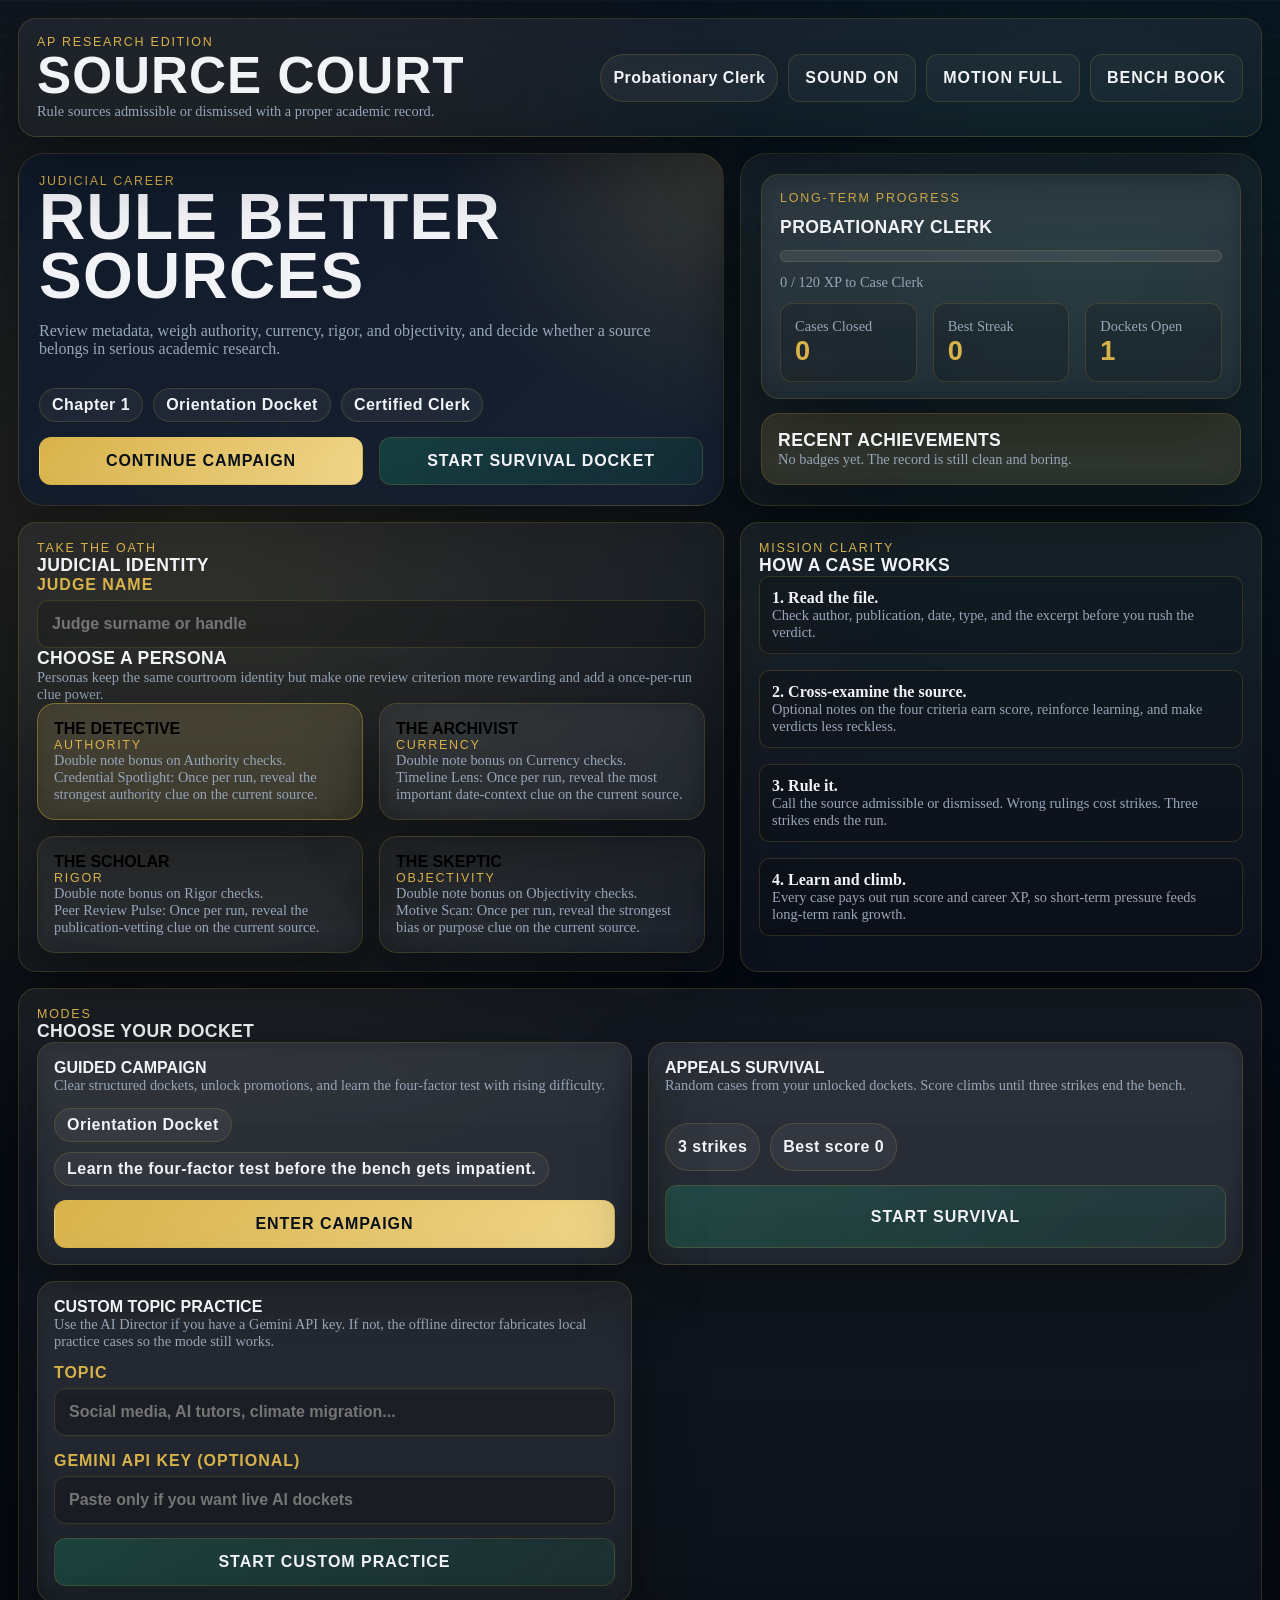
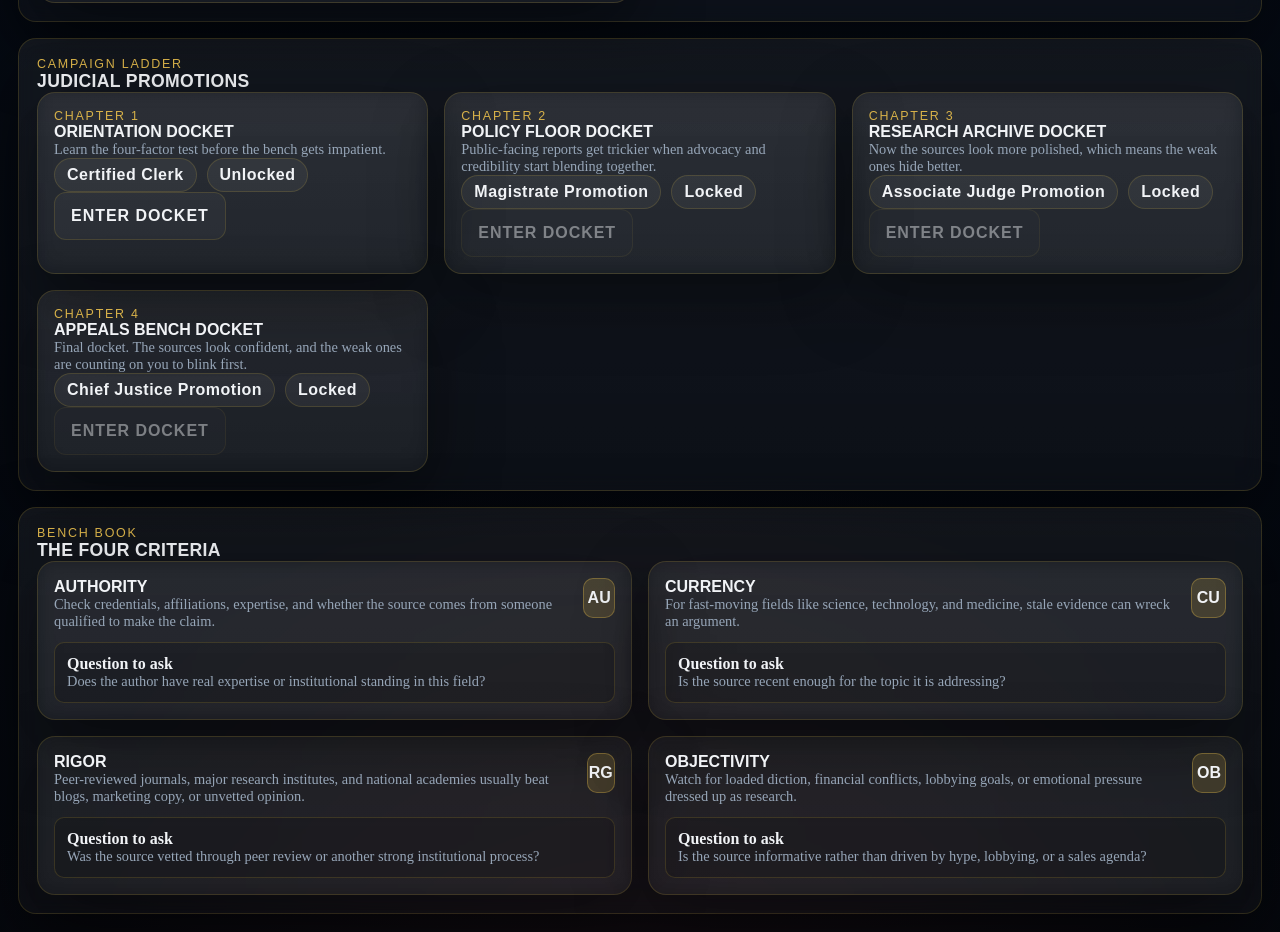
<file: index.html>
<!DOCTYPE html>
<html lang="en">
  <head>
    <meta charset="UTF-8" />
    <meta name="viewport" content="width=device-width, initial-scale=1.0" />
    <title>Source Court: AP Research Edition</title>
    <meta
      name="description"
      content="A courtroom source-evaluation game for AP Research and source review practice."
    />
    <link rel="stylesheet" href="styles.css" />
  </head>
  <body>
    <div id="app" class="app-shell">
      <noscript>
        <div class="noscript">
          Source Court needs JavaScript enabled. The bench is unimpressed.
        </div>
      </noscript>
    </div>
    <div id="live-region" class="sr-only" aria-live="polite" aria-atomic="true"></div>
    <script src="data.js"></script>
    <script src="app.js"></script>
  </body>
</html>
</file>
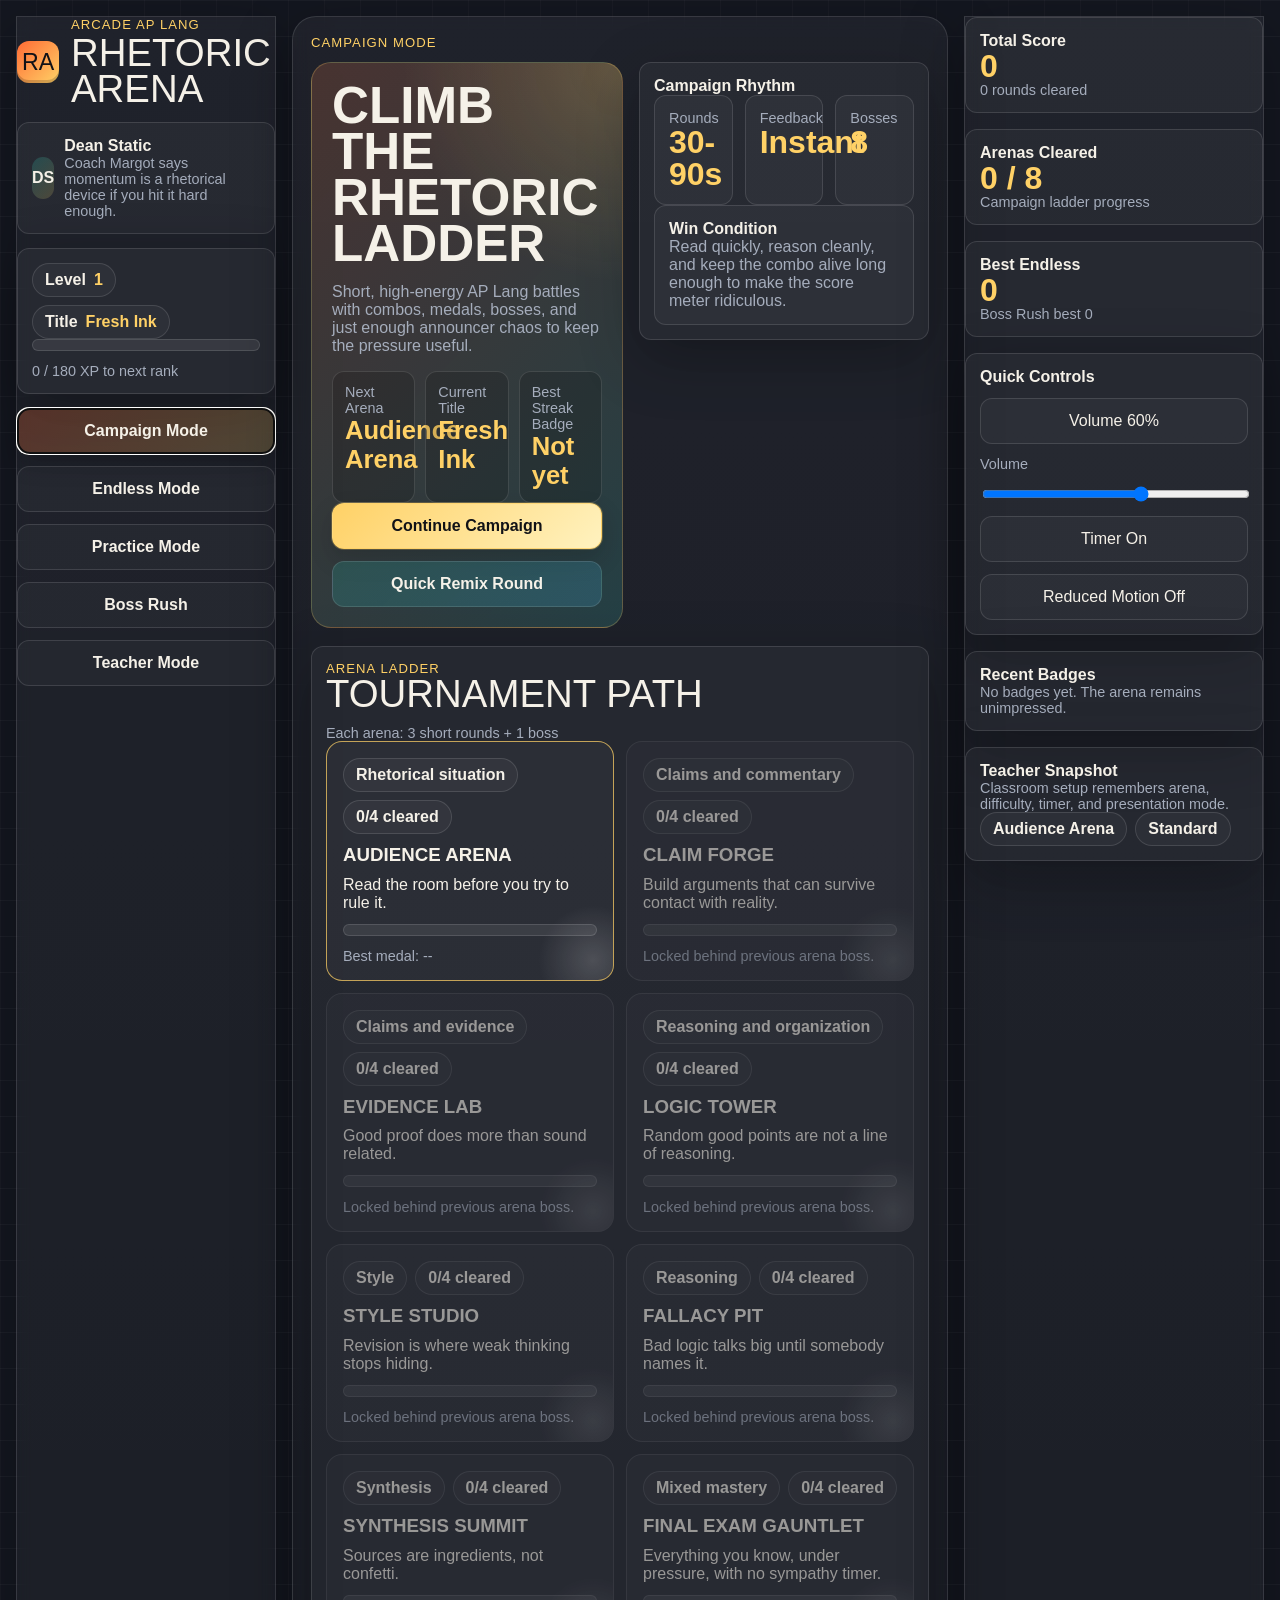
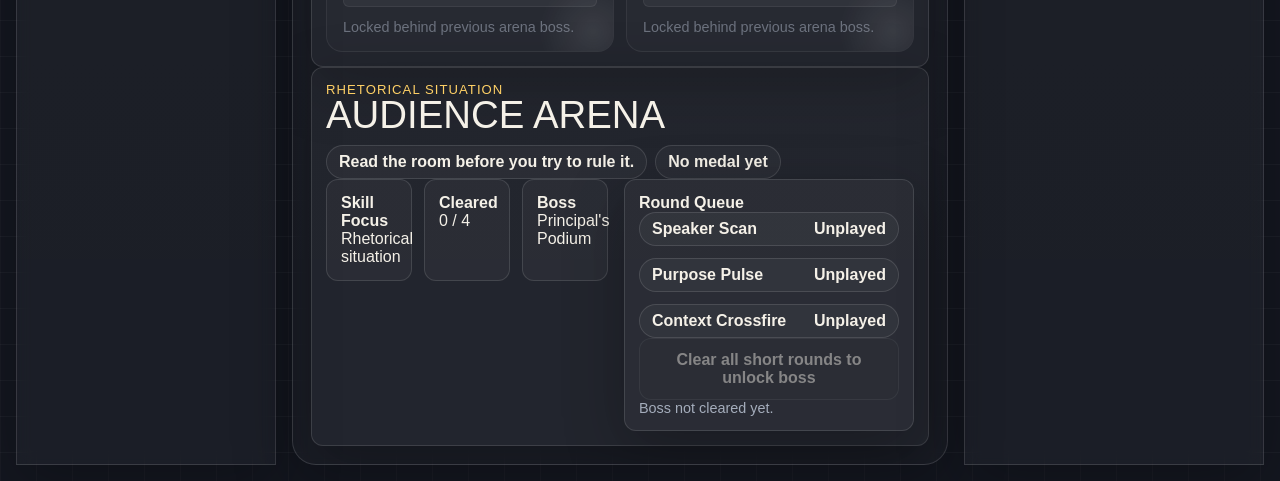
<file: Rhetoric Arena/index.html>
<!DOCTYPE html>
<html lang="en">
  <head>
    <meta charset="UTF-8" />
    <meta name="viewport" content="width=device-width, initial-scale=1.0" />
    <title>Rhetoric Arena</title>
    <meta
      name="description"
      content="A fast, replayable AP Lang arcade campaign about rhetoric, evidence, style, and argument."
    />
    <link rel="stylesheet" href="styles.css" />
  </head>
  <body>
    <div id="app" class="app-shell">
      <noscript>
        <div class="noscript">
          Rhetoric Arena needs JavaScript turned on. The irony is not lost on us.
        </div>
      </noscript>
    </div>
    <div id="live-region" class="sr-only" aria-live="polite" aria-atomic="true"></div>
    <script src="data.js"></script>
    <script src="app.js"></script>
  </body>
</html>
</file>
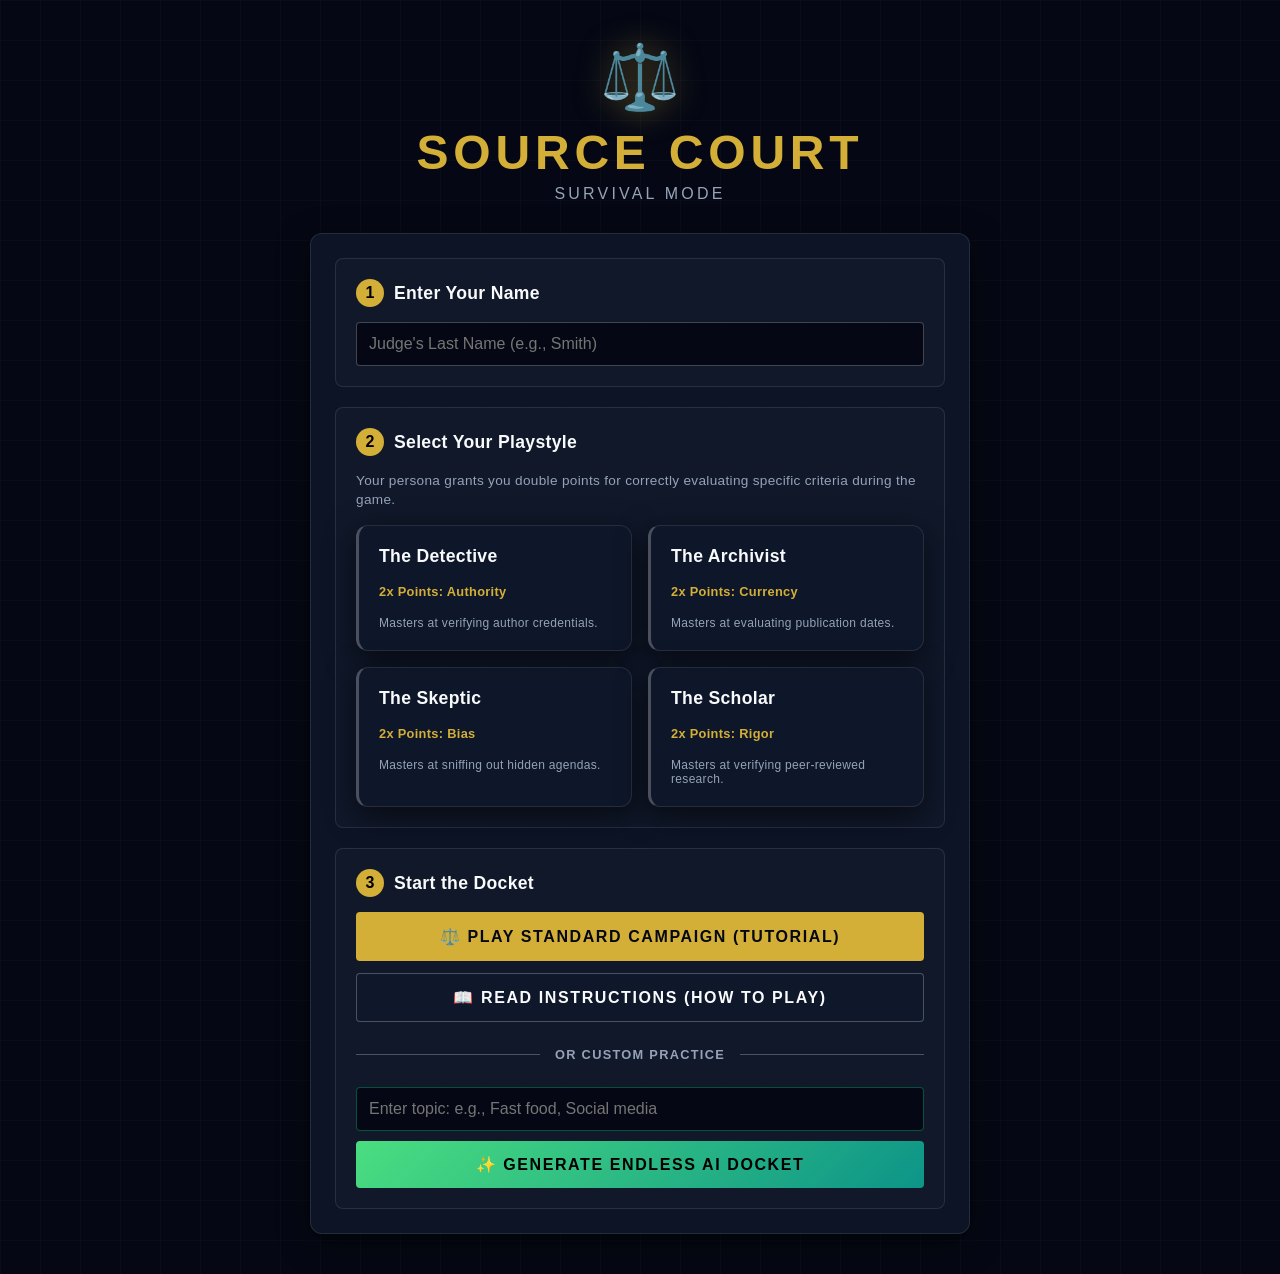
<file: Source Court2/index.html>
<!DOCTYPE html>
<html lang="en">
<head>
<meta charset="UTF-8">
<meta name="viewport" content="width=device-width, initial-scale=1.0">
<title>Source Court — AP Research Edition</title>
<link rel="stylesheet" href="styles.css">
<style>
  /* Extra UX Styles for the Home Screen Steps */
  .step-container {
    background: rgba(255, 255, 255, 0.02);
    border: 1px solid var(--line);
    border-radius: var(--radius-md);
    padding: 20px;
    margin-bottom: 20px;
    text-align: left;
  }
  .step-title {
    font-size: 1.1rem;
    font-weight: 800;
    color: var(--text);
    margin-bottom: 15px;
    display: flex;
    align-items: center;
    gap: 10px;
  }
  .step-num {
    background: var(--gold);
    color: #000;
    width: 28px;
    height: 28px;
    display: flex;
    align-items: center;
    justify-content: center;
    border-radius: 50%;
    font-size: 1rem;
    font-weight: 900;
  }
  #error-message {
    display: none;
    background: rgba(239, 68, 68, 0.1);
    border: 1px solid var(--dismiss);
    color: var(--dismiss);
    padding: 15px;
    border-radius: var(--radius-md);
    margin-bottom: 20px;
    font-weight: bold;
    text-align: center;
    animation: shake 0.4s ease;
  }
  
  @keyframes shake {
    0%, 100% { transform: translateX(0); }
    25% { transform: translateX(-5px); }
    50% { transform: translateX(5px); }
    75% { transform: translateX(-5px); }
  }

  .screen { display: none; }
  .screen.active { display: block; animation: fadeUp 0.4s ease-out; }

  @keyframes fadeUp {
    from { opacity: 0; transform: translateY(15px); }
    to   { opacity: 1; transform: translateY(0); }
  }

  /* Modals */
  .modal-overlay {
    position: fixed; top: 0; left: 0; right: 0; bottom: 0;
    background: rgba(5, 8, 20, 0.9); backdrop-filter: blur(5px);
    display: none; align-items: center; justify-content: center; z-index: 1000;
  }
  .modal-overlay.active { display: flex; }
  .modal-content {
    background: var(--surface); border: 1px solid var(--gold);
    border-radius: var(--radius-lg); padding: 2.5rem; max-width: 600px; width: 90%;
    box-shadow: 0 10px 50px rgba(212, 175, 55, 0.2); text-align: left;
    max-height: 90vh; overflow-y: auto;
  }
  .modal-title {
    color: var(--gold); font-size: 1.5rem; font-weight: 900;
    text-transform: uppercase; margin-bottom: 1rem; text-align: center;
  }
  .def-block { background: rgba(255,255,255,0.03); border-radius: 8px; padding: 15px; margin-bottom: 15px; border-left: 4px solid var(--gold); }
  .def-title { font-weight: 900; font-size: 1.1rem; text-transform: uppercase; margin-bottom: 5px; color: var(--gold); }
  
  .ai-spinner {
    width: 60px; height: 60px; margin: 0 auto 20px auto;
    border: 4px solid rgba(16, 185, 129, 0.2); border-top-color: var(--admit);
    border-radius: 50%; animation: spin 1s linear infinite;
  }
  @keyframes spin { 100% { transform: rotate(360deg); } }
</style>
</head>
<body>

<div id="aiLoadingModal" class="modal-overlay">
  <div class="modal-content" style="text-align: center; border-color: var(--admit); background: var(--bg);">
    <div class="ai-spinner"></div>
    <div style="color: var(--admit); font-weight: bold; letter-spacing: 0.1em; text-transform: uppercase;">AI Director fabricating next docket...</div>
  </div>
</div>

<div id="benchBookModal" class="modal-overlay">
  <div class="modal-content">
    <div class="modal-title">Instructions: The Bench Book</div>
    <p style="color: var(--muted); margin-bottom: 1rem;">A judge must evaluate evidence systematically. Use these 4 criteria to determine if a source is admissible for academic research:</p>
    
    <div class="def-block">
      <div class="def-title">1. Authority (Credentials)</div>
      <div style="color: var(--muted); font-size: 0.95rem;">Is the author qualified to write on this topic? Look for degrees (Ph.D., M.D.), institutional affiliations, or extensive professional experience.</div>
    </div>
    <div class="def-block">
      <div class="def-title">2. Currency (Date)</div>
      <div style="color: var(--muted); font-size: 0.95rem;">Is the information up-to-date? For fast-moving fields like science or technology, sources should ideally be published within the last 5-7 years.</div>
    </div>
    <div class="def-block">
      <div class="def-title">3. Objectivity (Bias & Agenda)</div>
      <div style="color: var(--muted); font-size: 0.95rem;">Why was this written? To inform, persuade, or sell? Look for strong emotional language or financial conflicts of interest.</div>
    </div>
    <div class="def-block">
      <div class="def-title">4. Rigor (Peer-Review)</div>
      <div style="color: var(--muted); font-size: 0.95rem;">Has the information been vetted? The gold standard is <strong>Peer-Reviewed Academic Journals</strong> or major government reports.</div>
    </div>

    <button class="button primary" style="width: 100%; margin-top: 15px;" onclick="document.getElementById('benchBookModal').classList.remove('active')">Close Instructions</button>
  </div>
</div>

<div id="home" class="screen active" style="max-width: 700px; margin: 0 auto; padding: 40px 20px;">
  <div style="text-align: center; margin-bottom: 30px;">
    <span style="font-size: 4rem; display: block; margin-bottom: 10px; filter: drop-shadow(0 0 15px rgba(212, 175, 55, 0.5));">⚖️</span>
    <div style="font-size: 3rem; font-weight: 900; letter-spacing: 0.1em; color: var(--gold); text-transform: uppercase; font-family: var(--display);">Source Court</div>
    <div style="color: var(--muted); font-size: 1rem; margin-top: 5px; letter-spacing: 0.2em; text-transform: uppercase;">Survival Mode</div>
  </div>
  
  <div class="panel">
    <div id="error-message"></div>

    <div class="step-container">
      <div class="step-title"><span class="step-num">1</span> Enter Your Name</div>
      <input type="text" id="inp-name" placeholder="Judge's Last Name (e.g., Smith)" autocomplete="off">
    </div>

    <div class="step-container">
      <div class="step-title"><span class="step-num">2</span> Select Your Playstyle</div>
      <p style="font-size: 0.85rem; color: var(--muted); margin-bottom: 15px; line-height: 1.4;">Your persona grants you double points for correctly evaluating specific criteria during the game.</p>
      
      <div class="persona-grid">
        <div class="persona-card p-auth" onclick="selectPersona('authority')">
          <h3>The Detective</h3>
          <span style="color: var(--gold); font-size: 0.8rem; font-weight: bold;">2x Points: Authority</span>
          <span style="color: var(--muted); font-size: 0.75rem; margin-top: 5px;">Masters at verifying author credentials.</span>
        </div>
        <div class="persona-card p-curr" onclick="selectPersona('currency')">
          <h3>The Archivist</h3>
          <span style="color: var(--gold); font-size: 0.8rem; font-weight: bold;">2x Points: Currency</span>
          <span style="color: var(--muted); font-size: 0.75rem; margin-top: 5px;">Masters at evaluating publication dates.</span>
        </div>
        <div class="persona-card p-bias" onclick="selectPersona('bias')">
          <h3>The Skeptic</h3>
          <span style="color: var(--gold); font-size: 0.8rem; font-weight: bold;">2x Points: Bias</span>
          <span style="color: var(--muted); font-size: 0.75rem; margin-top: 5px;">Masters at sniffing out hidden agendas.</span>
        </div>
        <div class="persona-card p-peer" onclick="selectPersona('peer')">
          <h3>The Scholar</h3>
          <span style="color: var(--gold); font-size: 0.8rem; font-weight: bold;">2x Points: Rigor</span>
          <span style="color: var(--muted); font-size: 0.75rem; margin-top: 5px;">Masters at verifying peer-reviewed research.</span>
        </div>
      </div>
    </div>

    <div class="step-container" style="margin-bottom: 0;">
      <div class="step-title"><span class="step-num">3</span> Start the Docket</div>
      
      <div class="single-button-row">
        <button class="button primary" onclick="startGame(false)">⚖️ Play Standard Campaign (Tutorial)</button>
        <button class="button secondary" onclick="document.getElementById('benchBookModal').classList.add('active')">📖 Read Instructions (How to Play)</button>
      </div>

      <div style="display: flex; align-items: center; text-align: center; margin: 25px 0; color: var(--muted); font-size: 0.8rem; text-transform: uppercase; letter-spacing: 0.1em; font-weight: bold;">
        <span style="flex: 1; border-bottom: 1px solid var(--line-strong); margin-right: 15px;"></span>
        OR CUSTOM PRACTICE
        <span style="flex: 1; border-bottom: 1px solid var(--line-strong); margin-left: 15px;"></span>
      </div>
      
      <div style="display: grid; gap: 10px;">
        <input type="text" id="inp-topic" placeholder="Enter topic: e.g., Fast food, Social media" style="border-color: rgba(16, 185, 129, 0.4);">
        <button class="button" style="background: linear-gradient(135deg, #4ade80, #0d9488); color: #000; border: none;" onclick="startGame(true)">✨ Generate Endless AI Docket</button>
      </div>
    </div>

  </div>
</div>

<div id="court" class="screen" style="max-width: 900px; margin: 0 auto; padding-top: 20px;">
  <div class="topbar">
    <div style="text-align: center;">
      <div class="eyebrow" style="color: var(--muted);">Strikes</div>
      <div style="font-size: 1.2rem; display: flex; gap: 5px;" id="hudStrikes">
        <span class="strike-chip" id="s1"></span>
        <span class="strike-chip" id="s2"></span>
        <span class="strike-chip" id="s3"></span>
      </div>
    </div>
    <div style="text-align: center;">
      <div class="eyebrow" style="color: var(--muted);">Streak</div>
      <div style="font-size: 1.2rem; font-weight: bold; font-family: monospace;" id="hudStreak">0 🔥</div>
    </div>
    <div style="text-align: center;">
      <div class="eyebrow" style="color: var(--gold);">Score</div>
      <div style="font-size: 1.2rem; font-weight: bold; font-family: monospace; color: var(--gold);" id="hudRep">0</div>
    </div>
  </div>

  <div class="case-card">
    <h2 style="font-family: var(--display); font-size: 1.6rem; margin-bottom: 15px;" id="cfTitle"></h2>
    <div class="metadata-grid">
      <span class="meta-key">Author</span><span class="meta-val" id="cfAuthor"></span>
      <span class="meta-key">Publication</span><span class="meta-val" id="cfPub"></span>
      <span class="meta-key">Date</span><span class="meta-val" id="cfDate"></span>
      <span class="meta-key">Type</span><span class="meta-val" id="cfType"></span>
    </div>
    <div class="excerpt-box" id="cfExcerpt"></div>
  </div>

  <div class="panel">
    <h3 class="panel-title" style="color: var(--gold); text-transform: uppercase; letter-spacing: 0.1em; font-size: 1rem; border-bottom: 1px solid var(--line); padding-bottom: 10px; margin-bottom: 20px;">Evidence Gathering (Optional)</h3>
    
    <div style="display: grid; gap: 20px;">
      <div>
        <div style="font-weight: bold; margin-bottom: 10px;"><span style="color: var(--gold);">1. AUTHORITY:</span> Does the author possess verifiable credentials in this field?</div>
        <div style="display: flex; gap: 10px;">
          <button class="button secondary yes" id="btn-q-auth-y" style="flex: 1;" onclick="answerQ('authority', true)">PASSES</button>
          <button class="button secondary no" id="btn-q-auth-n" style="flex: 1;" onclick="answerQ('authority', false)">FAILS</button>
        </div>
      </div>
      <div>
        <div style="font-weight: bold; margin-bottom: 10px;"><span style="color: var(--gold);">2. CURRENCY:</span> Is this source sufficiently recent (usually 5-7 years)?</div>
        <div style="display: flex; gap: 10px;">
          <button class="button secondary yes" id="btn-q-curr-y" style="flex: 1;" onclick="answerQ('currency', true)">PASSES</button>
          <button class="button secondary no" id="btn-q-curr-n" style="flex: 1;" onclick="answerQ('currency', false)">FAILS</button>
        </div>
      </div>
      <div>
        <div style="font-weight: bold; margin-bottom: 10px;"><span style="color: var(--gold);">3. RIGOR:</span> Was this published in a peer-reviewed academic journal?</div>
        <div style="display: flex; gap: 10px;">
          <button class="button secondary yes" id="btn-q-peer-y" style="flex: 1;" onclick="answerQ('peer', true)">PASSES</button>
          <button class="button secondary no" id="btn-q-peer-n" style="flex: 1;" onclick="answerQ('peer', false)">FAILS</button>
        </div>
      </div>
      <div>
        <div style="font-weight: bold; margin-bottom: 10px;"><span style="color: var(--gold);">4. OBJECTIVITY:</span> Is this source objective and free from extreme bias?</div>
        <div style="display: flex; gap: 10px;">
          <button class="button secondary yes" id="btn-q-bias-y" style="flex: 1;" onclick="answerQ('bias', true)">PASSES</button>
          <button class="button secondary no" id="btn-q-bias-n" style="flex: 1;" onclick="answerQ('bias', false)">FAILS</button>
        </div>
      </div>
    </div>
  </div>

  <div class="ruling-grid">
    <button class="ruling-button" data-verdict="true" onclick="submitRuling(true)">
      <strong>Rule Admissible</strong>
      <span style="font-size: 0.85rem; opacity: 0.8;">Source is credible & academic</span>
    </button>
    <button class="ruling-button" data-verdict="false" onclick="submitRuling(false)">
      <strong>Rule Dismissed</strong>
      <span style="font-size: 0.85rem; opacity: 0.8;">Source is flawed or biased</span>
    </button>
  </div>
  <div style="height: 100px;"></div>
</div>

<div id="verdict" class="screen" style="max-width: 700px; margin: 0 auto; padding: 40px 20px;">
  <div style="text-align: center; margin-bottom: 40px;">
    <div class="stamp" id="verdictStamp"></div>
    <div id="verdictPromo" style="display: inline-block; padding: 8px 16px; border-radius: 8px; font-weight: bold; text-transform: uppercase; letter-spacing: 0.1em; margin-top: 15px;"></div>
    <div style="font-size: 1.5rem; font-weight: bold; color: var(--gold); font-family: monospace; margin-top: 15px;" id="verdictRoundScore">+0 SCORE</div>
  </div>

  <div class="panel" style="margin-bottom: 30px;">
    <h3 style="color: var(--gold); text-transform: uppercase; font-size: 1rem; border-bottom: 1px solid var(--line); padding-bottom: 10px; margin-bottom: 15px;">Chief Justice Debrief</h3>
    <div style="font-size: 1.1rem; line-height: 1.6; margin-bottom: 25px;" id="verdictExp"></div>
    
    <div id="ceResultsBox" style="display: grid; gap: 10px; margin-bottom: 25px;"></div>

    <div id="aiDebriefZone" style="display: none;">
      <button class="button" id="btnAskAI" style="width: 100%; background: rgba(74, 222, 128, 0.1); border: 1px solid var(--admit); color: var(--admit);" onclick="askAIForDebrief()">✨ Ask AI Director for detailed breakdown</button>
      <div id="aiExpBox" style="margin-top: 15px; background: rgba(0,0,0,0.5); border-left: 3px solid var(--admit); padding: 15px; line-height: 1.5; display: none;"></div>
    </div>
  </div>

  <button class="button primary" style="width: 100%; padding: 20px; font-size: 1.2rem;" onclick="nextCase()">Bring in the Next Source</button>
</div>

<div id="end" class="screen" style="max-width: 500px; margin: 0 auto; text-align: center; padding: 20px;">
  <div class="panel" id="endCard" style="padding: 50px 30px; margin-top: 40px;">
    <div style="font-size: 3rem; font-weight: 900; text-transform: uppercase; font-family: var(--display); margin-bottom: 10px; color: var(--dismiss);" id="endTitle">MISTRIAL</div>
    <div style="color: var(--muted); font-size: 1.2rem; margin-bottom: 30px;" id="endRank">You Have Been Disbarred (3 Strikes)</div>
    
    <div style="display: grid; grid-template-columns: 1fr 1fr; gap: 15px; margin-bottom: 30px;">
      <div style="background: rgba(0,0,0,0.3); padding: 20px; border-radius: 8px; border: 1px solid var(--line);">
        <div style="font-size: 2.5rem; font-weight: bold; color: var(--gold); font-family: monospace;" id="endRep">0</div>
        <div style="font-size: 0.8rem; text-transform: uppercase; font-weight: bold; letter-spacing: 0.1em; color: var(--muted);">Total Score</div>
      </div>
      <div style="background: rgba(0,0,0,0.3); padding: 20px; border-radius: 8px; border: 1px solid var(--line);">
        <div style="font-size: 2.5rem; font-weight: bold; color: #fbbf24; font-family: monospace;" id="endStreak">0</div>
        <div style="font-size: 0.8rem; text-transform: uppercase; font-weight: bold; letter-spacing: 0.1em; color: var(--muted);">Best Streak</div>
      </div>
    </div>
    
    <button class="button primary" style="width: 100%;" onclick="location.reload()">Return to Main Menu</button>
  </div>
</div>

<script>
const DEFAULT_CASES = [
  {
    title: "The Miracle Berry That Melts Belly Fat Fast",
    author: "Dr. Wellness (Blogger)",
    publication: "Holistic Health Daily Blog",
    date: "2024",
    type: "Blog Post / Advertisement",
    excerpt: "\"Big Pharma doesn't want you to know about this Amazonian super-berry! Clinical trials are expensive, so we don't have them yet, but thousands of my customers swear by my $89 supplement. If you truly care about your family's health, buy it today before the government bans it!\"",
    ansAuthority: false, ansCurrency: true, ansPeer: false, ansBias: false,
    isAdmissible: false,
    explanation: "This is a classic textbook example of an unreliable source. The author has no verifiable academic credentials, there is no peer-reviewed science, and the extreme emotional language reveals a clear financial bias to sell a product."
  },
  {
    title: "Global Sea Level Rise Projections 2020-2050",
    author: "Dr. Elena Rostova, Ph.D. Climatology",
    publication: "Nature Climate Change",
    date: "2023",
    type: "Peer-Reviewed Academic Journal",
    excerpt: "\"Using satellite altimetry data from 1993 to 2022, this study projects a median sea-level increase of 0.25 meters by 2050 under the RCP4.5 emissions scenario. Margins of error were calculated using a Monte Carlo simulation. Funding was provided entirely by the National Science Foundation, with no declared conflicts of interest.\"",
    ansAuthority: true, ansCurrency: true, ansPeer: true, ansBias: true,
    isAdmissible: true,
    explanation: "This is the gold standard for academic research. The author is a credentialed expert, the data is current, the journal is heavily peer-reviewed, and the language is objective and strictly factual with transparent funding."
  },
  {
    title: "The Internet's Effect on Adolescent Attention Spans",
    author: "Dr. Marcus Vance, Cognitive Psychologist",
    publication: "Journal of Educational Psychology",
    date: "1998",
    type: "Peer-Reviewed Academic Journal",
    excerpt: "\"Our study of 400 high school students indicates that spending more than two hours a week on 'World Wide Web' chat rooms correlates with a 15% decrease in sustained reading focus. As dial-up modems become more prevalent in households, educators must monitor this digital distraction carefully.\"",
    ansAuthority: true, ansCurrency: false, ansPeer: true, ansBias: true,
    isAdmissible: false,
    explanation: "While this source is written by an expert and peer-reviewed, it must be DISMISSED due to lack of currency. In the context of internet technology and social media, a study from 1998 (dial-up modems) is entirely obsolete and irrelevant to modern research."
  },
  {
    title: "Why Nuclear Energy is a Dangerous Distraction",
    author: "Sarah Jenkins, Communications Director",
    publication: "The Green Earth Alliance Policy Brief",
    date: "2024",
    type: "Think Tank / Advocacy Report",
    excerpt: "\"Despite industry claims of safety, nuclear power remains a terrifying existential threat to humanity. We must abandon all nuclear projects immediately and funnel those billions into solar and wind. Our organization will continue lobbying Congress until every reactor is shut down.\"",
    ansAuthority: false, ansCurrency: true, ansPeer: false, ansBias: false,
    isAdmissible: false,
    explanation: "This is an advocacy piece, not an academic source. The author is a PR director, not a scientist. The language ('terrifying existential threat') is highly emotional, and the organization's stated purpose is lobbying, revealing a strong political agenda."
  }
];

const apiKey = ""; 

async function callGeminiAPI(userText, systemText, schema = null) {
  if (!apiKey) throw new Error("No API key provided.");
  const url = `https://generativelanguage.googleapis.com/v1beta/models/gemini-2.5-flash-preview-09-2025:generateContent?key=${apiKey}`;
  const payload = {
    contents: [{ parts: [{ text: userText }] }],
    systemInstruction: { parts: [{ text: systemText }] }
  };
  if (schema) {
    payload.generationConfig = { responseMimeType: "application/json", responseSchema: schema };
  }
  
  const res = await fetch(url, { method: "POST", headers: { "Content-Type": "application/json" }, body: JSON.stringify(payload) });
  if (!res.ok) throw new Error(`HTTP error! status: ${res.status}`);
  const data = await res.json();
  const text = data.candidates[0].content.parts[0].text;
  return schema ? JSON.parse(text) : text;
}

const aiCaseSchema = {
  type: "OBJECT",
  properties: {
    title: { type: "STRING" },
    author: { type: "STRING" },
    publication: { type: "STRING" },
    date: { type: "STRING" },
    type: { type: "STRING" },
    excerpt: { type: "STRING" },
    ansAuthority: { type: "BOOLEAN" },
    ansCurrency: { type: "BOOLEAN" },
    ansPeer: { type: "BOOLEAN" },
    ansBias: { type: "BOOLEAN" },
    isAdmissible: { type: "BOOLEAN" },
    explanation: { type: "STRING" }
  }
};

let state = {
  playerName: "",
  persona: null,
  isCustomMode: false,
  topic: "",
  cases: [],
  currentCaseIdx: 0,
  currentCaseObj: null,
  rep: 0,
  streak: 0,
  maxStreak: 0,
  strikes: 0,
  currentAnswers: { authority: null, currency: null, peer: null, bias: null }
};

function showScreen(id) {
  document.querySelectorAll(".screen").forEach(s => s.classList.remove("active"));
  document.getElementById(id).classList.add("active");
  window.scrollTo(0, 0);
}

function updateHUD() {
  document.getElementById("hudRep").textContent = Math.floor(state.rep);
  document.getElementById("hudStreak").textContent = `${state.streak} 🔥`;
  if (state.streak >= 3) document.getElementById("hudStreak").style.color = "#fbbf24";
  else document.getElementById("hudStreak").style.color = "inherit";

  for(let i=1; i<=3; i++) {
    const icon = document.getElementById(`s${i}`);
    if (state.strikes >= i) icon.classList.add('lost');
    else icon.classList.remove('lost');
  }
}

function selectPersona(type) {
  state.persona = type;
  document.querySelectorAll('.persona-card').forEach(c => c.classList.remove('selected'));
  document.querySelector(`.p-${type.substring(0,4)}`).classList.add('selected');
}

function answerQ(qType, val) {
  state.currentAnswers[qType] = val;
  const yBtn = document.getElementById(`btn-q-${qType.substring(0,4)}-y`);
  const nBtn = document.getElementById(`btn-q-${qType.substring(0,4)}-n`);
  
  // Reset
  yBtn.style.background = "var(--surface)"; yBtn.style.borderColor = "var(--line-strong)"; yBtn.style.color = "var(--text)";
  nBtn.style.background = "var(--surface)"; nBtn.style.borderColor = "var(--line-strong)"; nBtn.style.color = "var(--text)";

  // Highlight
  if (val === true) {
    yBtn.style.background = "rgba(16, 185, 129, 0.1)"; yBtn.style.borderColor = "var(--admit)"; yBtn.style.color = "var(--admit)";
  } else {
    nBtn.style.background = "rgba(239, 68, 68, 0.1)"; nBtn.style.borderColor = "var(--dismiss)"; nBtn.style.color = "var(--dismiss)";
  }
}

async function startGame(isCustom) {
  const name = document.getElementById("inp-name").value.trim();
  const errorBox = document.getElementById("error-message");
  
  if (!name) { 
    errorBox.textContent = "Step 1: Please enter your name to take the oath.";
    errorBox.style.display = "block";
    return; 
  }
  if (!state.persona) {
    errorBox.textContent = "Step 2: Please select a Playstyle (Persona) before starting.";
    errorBox.style.display = "block";
    return;
  }

  if (isCustom) {
    state.topic = document.getElementById("inp-topic").value.trim();
    if (!state.topic) { 
        errorBox.textContent = "Step 3: Please enter a topic for the Custom AI Practice.";
        errorBox.style.display = "block";
        return; 
    }
    if (!apiKey) {
        errorBox.textContent = "API Key missing. Custom Practice cannot connect to AI Director.";
        errorBox.style.display = "block";
        return;
    }
  }
  
  errorBox.style.display = "none";
  state.playerName = name;
  state.rep = 0; state.streak = 0; state.maxStreak = 0; state.strikes = 0;
  state.currentCaseIdx = 0; state.isCustomMode = isCustom;

  if (isCustom) {
    await fetchNextAICase();
  } else {
    state.cases = [...DEFAULT_CASES];
    state.currentCaseObj = state.cases[0];
    loadCase();
  }
}

async function fetchNextAICase() {
  document.getElementById("aiLoadingModal").classList.add("active");
  try {
    const sysPrompt = `You are an AP Research teacher generating a source evaluation exercise. 
    Topic: ${state.topic}. 
    Create a highly realistic source. Randomly decide if it should be an excellent, admissible peer-reviewed source OR a flawed, dismissable source. Fill out the boolean answers accurately.`;
    
    const customCase = await callGeminiAPI("Generate a new source to evaluate.", sysPrompt, aiCaseSchema);
    state.currentCaseObj = customCase;
    document.getElementById("aiLoadingModal").classList.remove("active");
    loadCase();
  } catch (e) {
    document.getElementById("aiLoadingModal").classList.remove("active");
    alert("The AI Director failed to generate the next docket. Check connection or API Key.");
  }
}

function loadCase() {
  const c = state.currentCaseObj;
  state.currentAnswers = { authority: null, currency: null, peer: null, bias: null };

  // Reset UI Buttons
  ['auth', 'curr', 'peer', 'bias'].forEach(q => {
      ['y', 'n'].forEach(b => {
          const btn = document.getElementById(`btn-q-${q}-${b}`);
          btn.style.background = "var(--surface)"; btn.style.borderColor = "var(--line-strong)"; btn.style.color = "var(--text)";
      });
  });
  
  updateHUD();
  
  document.getElementById("cfTitle").textContent = c.title;
  document.getElementById("cfAuthor").textContent = c.author;
  document.getElementById("cfPub").textContent = c.publication;
  document.getElementById("cfDate").textContent = c.date;
  document.getElementById("cfType").textContent = c.type;
  document.getElementById("cfExcerpt").innerHTML = `"${c.excerpt}"`;

  showScreen("court");
}

function submitRuling(playerRuling) {
  const c = state.currentCaseObj;
  const rulingCorrect = (playerRuling === c.isAdmissible);
  let repEarned = 0;
  
  if (rulingCorrect) {
    state.streak++;
    if (state.streak > state.maxStreak) state.maxStreak = state.streak;
    
    let multiplier = 1 + (state.streak * 0.1);
    repEarned = Math.floor(50 * multiplier);
    
    const checks = [
      { key: 'authority', correct: c.ansAuthority }, { key: 'currency',  correct: c.ansCurrency },
      { key: 'peer', correct: c.ansPeer }, { key: 'bias', correct: c.ansBias }
    ];
    checks.forEach(chk => {
      if (state.currentAnswers[chk.key] === chk.correct) {
        let pts = Math.floor(10 * multiplier);
        if (state.persona === chk.key) pts *= 2; 
        repEarned += pts;
      }
    });
    state.rep += repEarned;
  } else {
    state.strikes++;
    state.streak = 0; 
  }

  updateHUD();
  buildVerdictScreen(rulingCorrect, playerRuling, c, repEarned);
}

function buildVerdictScreen(rulingCorrect, playerRuling, c, repEarned) {
  const stampEl = document.getElementById("verdictStamp");
  stampEl.textContent = playerRuling ? "ADMISSIBLE" : "DISMISSED";
  stampEl.className = `stamp ${rulingCorrect ? 'good' : 'bad'}`;

  const promoEl = document.getElementById("verdictPromo");
  if (rulingCorrect) {
    promoEl.textContent = `JUDGMENT UPHELD (+1 STREAK)`;
    promoEl.style.background = "rgba(16, 185, 129, 0.1)"; promoEl.style.color = "var(--admit)"; promoEl.style.border = "1px solid var(--admit)";
    document.getElementById("verdictRoundScore").textContent = `+${repEarned} SCORE`;
  } else {
    promoEl.textContent = `OBJECTION SUSTAINED (-1 STRIKE)`;
    promoEl.style.background = "rgba(239, 68, 68, 0.1)"; promoEl.style.color = "var(--dismiss)"; promoEl.style.border = "1px solid var(--dismiss)";
    document.getElementById("verdictRoundScore").textContent = `+0 SCORE`;
  }

  document.getElementById("verdictExp").innerHTML = `<strong>Actual Ruling: ${c.isAdmissible ? 'Admissible' : 'Dismissed'}.</strong><br>${c.explanation}`;
  
  const resultsHTML = [];
  const checks = [
    { key: 'authority', name: 'Authority', correct: c.ansAuthority },
    { key: 'currency',  name: 'Currency',  correct: c.ansCurrency },
    { key: 'peer',      name: 'Rigor', correct: c.ansPeer },
    { key: 'bias',      name: 'Objectivity',  correct: c.ansBias }
  ];

  checks.forEach(chk => {
    const playerAns = state.currentAnswers[chk.key];
    if (playerAns !== null) {
      const isCorrect = (playerAns === chk.correct);
      const color = isCorrect ? "var(--admit)" : "var(--dismiss)";
      resultsHTML.push(`
        <div style="display: flex; align-items: center; justify-content: space-between; padding: 12px 15px; background: rgba(0,0,0,0.3); border-radius: 8px; border-left: 4px solid ${color};">
          <span style="font-size: 0.9rem; font-weight: 600;">${chk.name}: You guessed ${playerAns ? 'Passes' : 'Fails'} (Actually ${chk.correct ? 'Passes' : 'Fails'})</span>
        </div>
      `);
    }
  });
  document.getElementById("ceResultsBox").innerHTML = resultsHTML.length > 0 ? resultsHTML.join("") : "<p style='color: var(--muted); font-size: 0.9rem;'>No evidence gathering attempted.</p>";

  const btnAI = document.getElementById("btnAskAI");
  if (apiKey) {
      document.getElementById("aiDebriefZone").style.display = "block";
      document.getElementById("aiExpBox").style.display = "none";
      btnAI.style.display = "block";
      btnAI.textContent = "✨ Ask AI Director for detailed breakdown";
      btnAI.disabled = false;
  }

  showScreen("verdict");
}

async function askAIForDebrief() {
  const c = state.currentCaseObj;
  const btn = document.getElementById("btnAskAI");
  const box = document.getElementById("aiExpBox");
  btn.textContent = "Analyzing source..."; btn.disabled = true;

  try {
    const sysPrompt = `You are a legal/academic mentor. The student evaluated this source:\nTitle: ${c.title}\nExcerpt: ${c.excerpt}\nProvide a 2-sentence encouraging explanation of WHY this source is ${c.isAdmissible ? 'Admissible' : 'Dismissed'} based on AP Research standards.`;
    const exp = await callGeminiAPI("Analyze this source.", sysPrompt);
    box.innerHTML = `<strong>✨ AI Chief Justice:</strong> ${exp}`;
    box.style.display = "block"; btn.style.display = "none";
  } catch (e) {
    btn.textContent = "Connection lost. Try again."; btn.disabled = false;
  }
}

async function nextCase() {
  if (state.strikes >= 3) {
    showEndScreenData();
    return;
  }
  if (state.isCustomMode) {
    await fetchNextAICase();
  } else {
    state.currentCaseIdx++;
    if (state.currentCaseIdx >= state.cases.length) {
      document.getElementById('endTitle').textContent = "TUTORIAL CLEARED";
      document.getElementById('endTitle').style.color = "var(--admit)";
      document.getElementById('endRank').textContent = "Tutorial Complete. Ready for Custom Practice Mode.";
      document.getElementById('endCard').style.borderColor = "var(--admit)";
      showEndScreenData();
    } else {
      state.currentCaseObj = state.cases[state.currentCaseIdx];
      loadCase();
    }
  }
}

function showEndScreenData() {
  let currentScore = 0;
  let targetScore = state.rep;
  let step = Math.max(1, Math.floor(targetScore / 40));
  let scoreEl = document.getElementById("endRep");
  
  let timer = setInterval(() => {
    currentScore += step;
    if(currentScore >= targetScore) { currentScore = targetScore; clearInterval(timer); }
    scoreEl.textContent = currentScore;
  }, 30);

  document.getElementById("endStreak").textContent = `${state.maxStreak} 🔥`;
  showScreen("end");
}
</script>
</body>
</html>
</file>
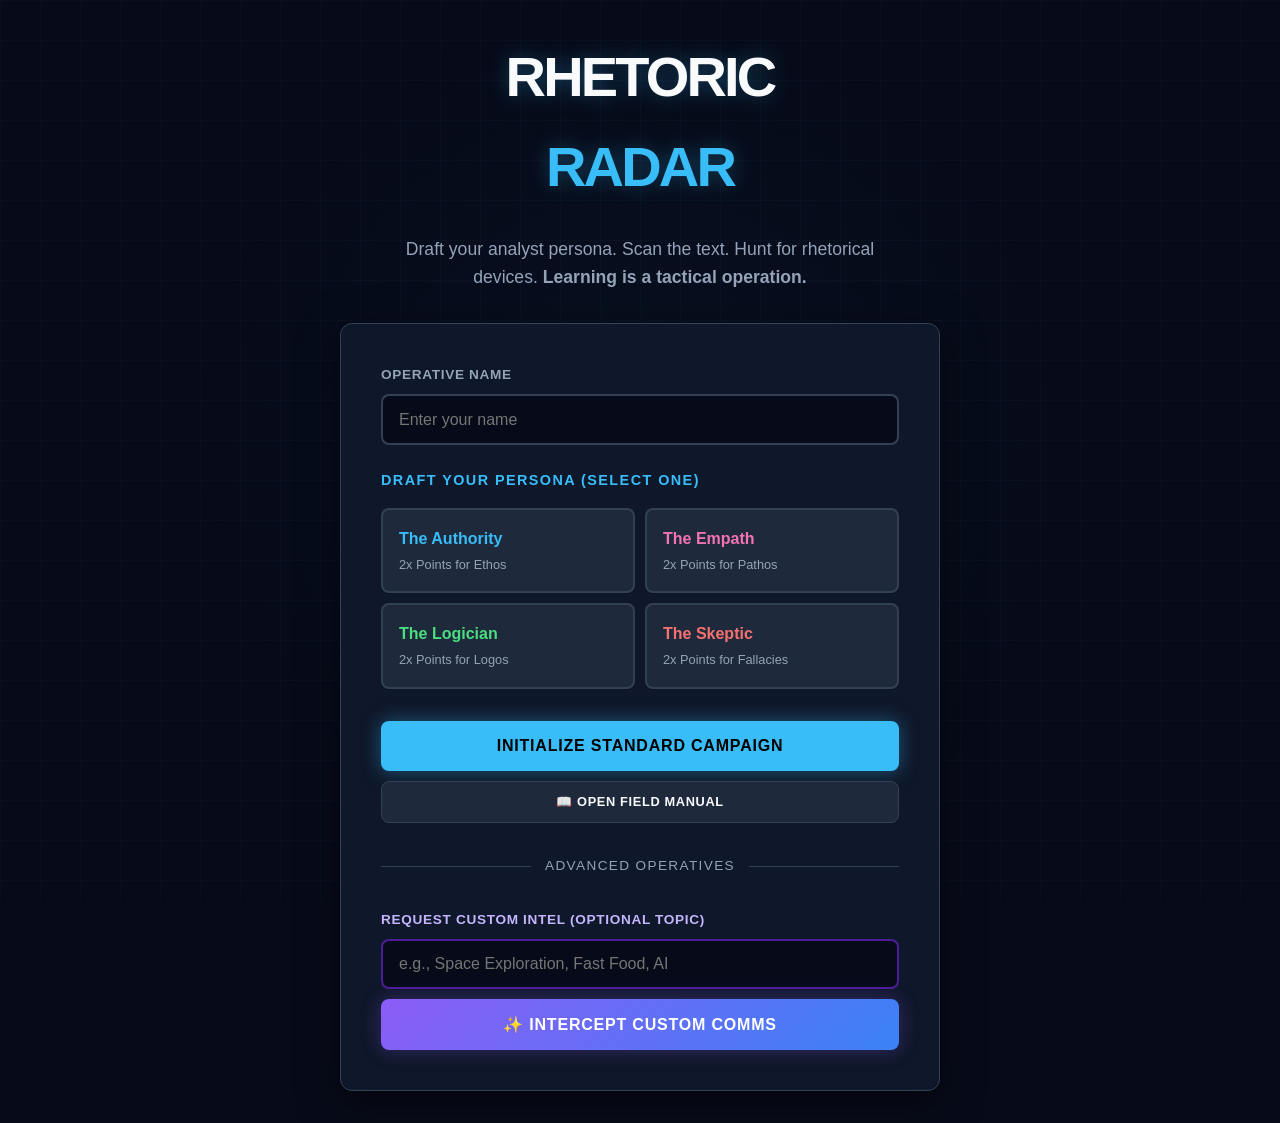
<file: RhetoricRadar.html>
<!DOCTYPE html>
<html lang="en">
<head>
<meta charset="UTF-8">
<meta name="viewport" content="width=device-width, initial-scale=1.0">
<title>Rhetoric Radar — AP Lang</title>
<style>
/* ===== RESET & ROOT ===== */
*, *::before, *::after { box-sizing: border-box; margin: 0; padding: 0; }

:root {
  --ethos: #38bdf8;   /* Neon Blue */
  --pathos: #f472b6;  /* Neon Pink */
  --logos: #4ade80;   /* Neon Green */
  --fallacy: #f87171; /* Neon Red */
  
  --bg: #070b19;
  --surface: #0f172a;
  --card: #1e293b;
  --text: #f8fafc;
  --text-secondary: #94a3b8;
  --border: #334155;
  --radius: 12px;
}

body {
  font-family: 'Inter', -apple-system, BlinkMacSystemFont, 'Segoe UI', sans-serif;
  background: var(--bg);
  color: var(--text);
  line-height: 1.6;
  min-height: 100vh;
  overflow-x: hidden;
}

/* RADAR BACKGROUND ANIMATION */
.radar-bg {
  position: fixed;
  top: 0; left: 0; right: 0; bottom: 0;
  background-image: 
    radial-gradient(circle at 50% 50%, rgba(56, 189, 248, 0.03) 0%, transparent 60%),
    linear-gradient(rgba(56, 189, 248, 0.03) 1px, transparent 1px),
    linear-gradient(90deg, rgba(56, 189, 248, 0.03) 1px, transparent 1px);
  background-size: 100% 100%, 40px 40px, 40px 40px;
  z-index: -1;
  pointer-events: none;
}

.screen { display: none; min-height: 100vh; }
.screen.active { display: flex; flex-direction: column; animation: fadeIn 0.4s ease-out; }

@keyframes fadeIn {
  from { opacity: 0; transform: translateY(10px); }
  to { opacity: 1; transform: translateY(0); }
}

/* ── MODALS & LOADERS ── */
.modal-overlay {
  position: fixed; top: 0; left: 0; right: 0; bottom: 0;
  background: rgba(7, 11, 25, 0.85); backdrop-filter: blur(5px);
  display: none; align-items: center; justify-content: center; z-index: 1000;
  animation: fadeIn 0.2s ease-out;
}
.modal-overlay.active { display: flex; }
.modal-content {
  background: var(--surface); border: 1px solid var(--ethos);
  border-radius: var(--radius); padding: 2.5rem; max-width: 600px; width: 90%;
  box-shadow: 0 10px 50px rgba(56, 189, 248, 0.2); text-align: left;
  max-height: 90vh; overflow-y: auto;
}
.modal-title {
  color: var(--ethos); font-size: 1.5rem; font-weight: 900;
  text-transform: uppercase; letter-spacing: 0.1em; margin-bottom: 1rem;
}
.modal-content p { color: var(--text-secondary); margin-bottom: 1rem; }
.modal-content ul { color: var(--text); margin-left: 1.5rem; margin-bottom: 2rem; }
.modal-content li { margin-bottom: 0.8rem; }

/* Field Manual Specifics */
.def-block { background: rgba(255,255,255,0.03); border-radius: 8px; padding: 15px; margin-bottom: 15px; border-left: 4px solid; }
.def-ethos { border-left-color: var(--ethos); }
.def-pathos { border-left-color: var(--pathos); }
.def-logos { border-left-color: var(--logos); }
.def-fallacy { border-left-color: var(--fallacy); }
.def-title { font-weight: 900; font-size: 1.1rem; text-transform: uppercase; margin-bottom: 5px; }
.def-ethos .def-title { color: var(--ethos); }
.def-pathos .def-title { color: var(--pathos); }
.def-logos .def-title { color: var(--logos); }
.def-fallacy .def-title { color: var(--fallacy); }
.def-desc { color: var(--text-secondary); font-size: 0.95rem; line-height: 1.4; }

/* AI Loader */
.ai-loader { text-align: center; color: var(--ethos); font-family: monospace; font-size: 1.1rem; letter-spacing: 0.1em; }
.ai-spinner {
  width: 50px; height: 50px; border: 4px solid rgba(56, 189, 248, 0.2);
  border-top-color: var(--ethos); border-radius: 50%; animation: spin 1s linear infinite; margin: 0 auto 1.5rem;
}
@keyframes spin { 100% { transform: rotate(360deg); } }

/* ── HOME ── */
#home { align-items: center; justify-content: center; padding: 2rem; text-align: center; }

.logo-container { margin-bottom: 1.5rem; position: relative; }
.logo {
  font-size: 3.5rem; font-weight: 900; letter-spacing: -0.05em;
  text-transform: uppercase; text-shadow: 0 0 20px rgba(56, 189, 248, 0.3);
}
.logo-accent { color: var(--ethos); }
.subtitle { color: var(--text-secondary); font-size: 1.1rem; max-width: 500px; margin: 0 auto 2rem; }

.home-card {
  background: var(--surface); border: 1px solid var(--border);
  border-radius: var(--radius); padding: 2.5rem; width: 100%; max-width: 600px;
  box-shadow: 0 10px 40px rgba(0,0,0,0.5);
}

/* PERSONA DRAFTING */
.draft-section { margin-bottom: 2rem; text-align: left; }
.draft-title {
  font-size: 0.9rem; text-transform: uppercase; letter-spacing: 0.1em;
  color: var(--ethos); margin-bottom: 1rem; font-weight: 700;
}
.persona-grid { display: grid; grid-template-columns: 1fr 1fr; gap: 10px; }
.persona-card {
  background: var(--card); border: 2px solid var(--border);
  border-radius: 8px; padding: 1rem; cursor: pointer; transition: all 0.2s; text-align: left;
}
.persona-card:hover { border-color: var(--text-secondary); transform: translateY(-2px); }
.persona-card.selected { 
  border-color: var(--ethos); background: rgba(56, 189, 248, 0.1); 
  box-shadow: 0 0 15px rgba(56, 189, 248, 0.2); 
}
.p-name { font-weight: bold; font-size: 1rem; margin-bottom: 0.2rem; }
.p-perk { font-size: 0.8rem; color: var(--text-secondary); }
.p-ethos .p-name { color: var(--ethos); }
.p-pathos .p-name { color: var(--pathos); }
.p-logos .p-name { color: var(--logos); }
.p-fallacy .p-name { color: var(--fallacy); }

.input-group { margin-bottom: 1.5rem; text-align: left; }
.input-group label {
  display: block; font-size: 0.85rem; font-weight: 600; color: var(--text-secondary);
  margin-bottom: 0.5rem; text-transform: uppercase; letter-spacing: 0.05em;
}
.input-group input {
  width: 100%; padding: 0.9rem 1rem; background: var(--bg); color: var(--text);
  border: 2px solid var(--border); border-radius: 8px; font-size: 1rem; transition: border-color 0.2s;
}
.input-group input:focus { outline: none; border-color: var(--ethos); }

.btn {
  display: inline-flex; align-items: center; justify-content: center;
  padding: 1rem 2rem; border: none; border-radius: 8px; font-size: 1rem;
  font-weight: 700; text-transform: uppercase; letter-spacing: 0.05em;
  cursor: pointer; transition: all 0.2s;
}
.btn:active { transform: scale(0.97); }
.btn-primary { background: var(--ethos); color: #000; width: 100%; box-shadow: 0 0 20px rgba(56, 189, 248, 0.4); margin-bottom: 10px;}
.btn-primary:hover { background: #7dd3fc; box-shadow: 0 0 30px rgba(56, 189, 248, 0.6); }

.btn-group-row { display: flex; gap: 10px; margin-bottom: 10px; }
.btn-secondary { background: var(--card); color: var(--text); flex: 1; border: 1px solid var(--border); font-size: 0.8rem; padding: 0.8rem;}
.btn-secondary:hover { background: var(--border); }

/* AI Specific Button */
.btn-ai {
  background: linear-gradient(135deg, #8b5cf6, #3b82f6); color: white; width: 100%; margin-top: 10px;
  box-shadow: 0 0 20px rgba(139, 92, 246, 0.3);
}
.btn-ai:hover { box-shadow: 0 0 30px rgba(139, 92, 246, 0.6); transform: translateY(-2px); }

.divider {
  display: flex; align-items: center; text-align: center; margin: 2rem 0;
  color: var(--text-secondary); font-size: 0.85rem; text-transform: uppercase; letter-spacing: 0.1em;
}
.divider::before, .divider::after { content: ''; flex: 1; border-bottom: 1px solid var(--border); }
.divider:not(:empty)::before { margin-right: 1em; }
.divider:not(:empty)::after { margin-left: 1em; }

/* ── ROUND ── */
.round-header {
  position: sticky; top: 0; z-index: 10; background: rgba(15, 23, 42, 0.9);
  backdrop-filter: blur(10px); border-bottom: 1px solid var(--border);
  padding: 1rem 1.5rem; display: flex; align-items: center; justify-content: space-between;
}
.round-info { display: flex; align-items: center; gap: 1rem; }
.round-badge {
  background: rgba(56, 189, 248, 0.2); color: var(--ethos); border: 1px solid var(--ethos);
  font-size: 0.8rem; font-weight: 700; padding: 0.3rem 0.75rem; border-radius: 20px; text-transform: uppercase;
}
.clearance-badge {
  background: rgba(74, 222, 128, 0.15); color: var(--logos); border: 1px solid var(--logos);
  font-size: 0.8rem; font-weight: 700; padding: 0.3rem 0.75rem; border-radius: 20px; text-transform: uppercase;
}
.round-score { font-size: 1.1rem; color: #fbbf24; font-weight: 800; font-family: monospace; }

.passage-container { max-width: 800px; margin: 0 auto; padding: 2rem 1.5rem 8rem; }
.passage-meta { margin-bottom: 2rem; }
.passage-source { font-size: 0.9rem; color: var(--ethos); font-family: monospace; margin-bottom: 0.5rem; }
.passage-instructions { font-size: 0.9rem; color: var(--text-secondary); background: rgba(255,255,255,0.05); padding: 10px; border-radius: 8px;}

.passage-text { font-size: 1.3rem; line-height: 2; color: #cbd5e1; }
.sentence {
  cursor: pointer; padding: 2px 4px; border-radius: 4px;
  transition: all 0.2s; position: relative; border-bottom: 2px solid transparent;
}
.sentence:hover { background: rgba(255,255,255,0.05); color: #fff; }
.sentence.tagged { background: rgba(255,255,255,0.03); color: #fff; }

.tag-indicators { display: inline-flex; gap: 4px; margin-left: 6px; vertical-align: middle; }
.tag-dot { display: inline-block; width: 10px; height: 10px; border-radius: 50%; box-shadow: 0 0 8px currentColor; }

/* Tag picker popup */
.tag-picker {
  position: fixed; z-index: 100; background: var(--card); border: 1px solid var(--border);
  border-radius: 12px; box-shadow: 0 10px 40px rgba(0,0,0,0.8); padding: 0.5rem; display: none;
}
.tag-picker.visible { display: block; animation: popIn 0.2s cubic-bezier(0.175, 0.885, 0.32, 1.275); }
@keyframes popIn { from { opacity: 0; transform: scale(0.9); } to { opacity: 1; transform: scale(1); } }

.tag-option {
  display: flex; align-items: center; gap: 0.75rem; padding: 0.75rem 1rem;
  border: none; background: none; width: 100%; cursor: pointer; border-radius: 8px;
  font-size: 0.95rem; font-weight: 600; color: var(--text-secondary); transition: all 0.15s;
}
.tag-option:hover { background: rgba(255,255,255,0.05); color: #fff; }
.tag-option.selected { color: #fff; background: rgba(255,255,255,0.08); }
.tag-color { width: 14px; height: 14px; border-radius: 4px; box-shadow: 0 0 10px currentColor; }
.tag-check { margin-left: auto; font-size: 1rem; color: #fff; }

.submit-bar {
  position: fixed; bottom: 0; left: 0; right: 0; background: rgba(15, 23, 42, 0.95);
  backdrop-filter: blur(10px); border-top: 1px solid var(--border); padding: 1rem 1.5rem;
  display: flex; align-items: center; justify-content: center; gap: 2rem; z-index: 10;
}
.btn-submit { background: var(--text); color: #000; padding: 0.8rem 3rem; }
.btn-submit:hover { background: #fff; box-shadow: 0 0 20px rgba(255,255,255,0.3); }

/* ── RESULTS ── */
#results { padding: 0; }
.results-header {
  background: var(--surface); border-bottom: 1px solid var(--border);
  padding: 3rem 1.5rem; text-align: center; position: relative; overflow: hidden;
}
.rank-stamp {
  font-size: 6rem; font-weight: 900; line-height: 1; margin-bottom: 0.5rem;
  text-shadow: 0 0 30px currentColor;
}
.rank-S { color: #fbbf24; } /* Gold */
.rank-A { color: var(--logos); }
.rank-B { color: var(--ethos); }
.rank-C { color: var(--pathos); }
.rank-F { color: var(--fallacy); }

.results-score-anim { font-size: 1.5rem; font-weight: 700; color: var(--text-secondary); font-family: monospace; margin-bottom: 10px;}
.promotion-banner { 
  display: inline-block; padding: 8px 16px; border-radius: 8px; font-weight: bold; font-size: 0.9rem; letter-spacing: 0.1em; text-transform: uppercase;
}
.promo-success { background: rgba(74, 222, 128, 0.2); color: var(--logos); border: 1px solid var(--logos); }
.promo-fail { background: rgba(248, 113, 113, 0.2); color: var(--fallacy); border: 1px solid var(--fallacy); }
.promo-custom { background: rgba(139, 92, 246, 0.2); color: #c4b5fd; border: 1px solid #c4b5fd; }

.results-passage { max-width: 800px; margin: 0 auto; padding: 2rem 1.5rem 8rem; }
.result-sentence-block {
  margin-bottom: 1.5rem; background: var(--card); border-radius: 8px; padding: 12px;
  border-left: 4px solid transparent; position: relative;
}
.result-sentence { display: block; font-size: 1.1rem;}
.result-tags { display: flex; flex-wrap: wrap; gap: 6px; margin-top: 10px; }
.result-tag {
  font-size: 0.75rem; font-weight: 700; padding: 4px 8px; border-radius: 4px;
  text-transform: uppercase; letter-spacing: 0.05em; display: inline-flex; align-items: center; gap: 4px;
}
.result-tag.correct { background: rgba(74, 222, 128, 0.15); color: var(--logos); border: 1px solid var(--logos); }
.result-tag.bonus { background: rgba(251, 191, 36, 0.15); color: #fbbf24; border: 1px solid #fbbf24; }
.result-tag.wrong { background: rgba(248, 113, 113, 0.15); color: var(--fallacy); border: 1px solid var(--fallacy); text-decoration: line-through; }
.result-tag.missed { background: rgba(148, 163, 184, 0.1); color: var(--text-secondary); border: 1px dashed var(--text-secondary); }

/* Hardcoded Exp Box (Lazy Proof) */
.hardcoded-exp-box {
  margin-top: 12px; background: rgba(15, 23, 42, 0.8); border-left: 3px solid var(--text-secondary);
  padding: 10px 14px; border-radius: 4px; font-size: 0.9rem; color: #e2e8f0; line-height: 1.5;
}

/* AI Debrief UI */
.ai-debrief-container { margin-top: 10px; }
.btn-micro-ai {
  background: rgba(139, 92, 246, 0.1); border: 1px solid rgba(139, 92, 246, 0.4); color: #c4b5fd;
  border-radius: 4px; padding: 4px 8px; font-size: 0.75rem; font-weight: 700; cursor: pointer;
  transition: all 0.2s; text-transform: uppercase; letter-spacing: 0.05em;
}
.btn-micro-ai:hover { background: rgba(139, 92, 246, 0.3); }
.ai-explanation-box {
  margin-top: 8px; background: rgba(15, 23, 42, 0.6); border-left: 3px solid #8b5cf6;
  padding: 10px 14px; border-radius: 4px; font-size: 0.95rem; color: #e2e8f0; display: none;
  animation: fadeIn 0.3s ease; line-height: 1.5;
}

.results-footer {
  position: fixed; bottom: 0; left: 0; right: 0; background: var(--surface);
  border-top: 1px solid var(--border); padding: 1rem 1.5rem; display: flex; justify-content: center;
}
.btn-next { background: var(--ethos); color: #000; padding: 0.8rem 4rem; }

/* ── END ── */
#end { align-items: center; justify-content: center; padding: 2rem; text-align: center; }
.end-card {
  background: var(--surface); border: 1px solid var(--border); border-radius: var(--radius);
  padding: 3rem 2rem; max-width: 500px; width: 100%; box-shadow: 0 10px 50px rgba(0,0,0,0.5);
}
.end-title { font-size: 2rem; font-weight: 900; margin-bottom: 0.5rem; text-transform: uppercase; color: var(--ethos);}
.end-subtitle { color: var(--text-secondary); margin-bottom: 2rem; font-size: 1.1rem;}

.final-clearance { font-size: 1.3rem; font-weight: 700; color: var(--logos); margin-bottom: 2rem; padding: 10px; border: 1px solid var(--logos); border-radius: 8px; background: rgba(74,222,128,0.1); }

.end-stat-value { font-size: 3.5rem; font-weight: 900; color: #fbbf24; font-family: monospace; line-height: 1; margin-bottom: 0.5rem; text-shadow: 0 0 20px rgba(251, 191, 36, 0.3);}
.end-stat-label { font-size: 0.9rem; color: var(--text-secondary); text-transform: uppercase; letter-spacing: 0.1em; margin-bottom: 2rem;}

.btn-replay { background: var(--text); color: #000; padding: 1rem 3rem; margin-top: 1rem; }

/* ── MOBILE ── */
@media (max-width: 600px) {
  .passage-text { font-size: 1.1rem; }
  .persona-grid { grid-template-columns: 1fr; }
  .round-info { flex-direction: column; align-items: flex-start; gap: 5px;}
  .btn-group-row { flex-direction: column; }
}
</style>
</head>
<body>

<div class="radar-bg"></div>

<!-- GEMINI LOADING MODAL -->
<div id="aiLoadingModal" class="modal-overlay">
  <div class="modal-content" style="text-align: center; border-color: #8b5cf6;">
    <div class="ai-spinner"></div>
    <div class="ai-loader" id="aiLoadingText">Establishing secure link to AI Director...</div>
  </div>
</div>

<!-- INSTRUCTIONS & DEFINITIONS MODAL -->
<div id="manualModal" class="modal-overlay">
  <div class="modal-content">
    <div class="modal-title">Rhetorical Field Manual</div>
    
    <p>Before you deploy, make sure you know exactly what you are scanning for. Memorize these definitions:</p>
    
    <div class="def-block def-ethos">
      <div class="def-title">Ethos (Trust & Authority)</div>
      <div class="def-desc"><strong>What it is:</strong> Establishing credibility or appealing to a shared sense of morality.<br><strong>How to spot it:</strong> Look for the speaker mentioning their titles, years of experience, expertise, or appealing to ethical duties (e.g., "As a doctor with 20 years of experience..." or "It is our moral obligation to...").</div>
    </div>

    <div class="def-block def-pathos">
      <div class="def-title">Pathos (Emotion)</div>
      <div class="def-desc"><strong>What it is:</strong> Appealing to the audience's feelings, desires, or fears.<br><strong>How to spot it:</strong> Look for vivid imagery, emotional anecdotes, words that make you feel angry, sad, or patriotic (e.g., "Think of the innocent children starving in the streets...").</div>
    </div>

    <div class="def-block def-logos">
      <div class="def-title">Logos (Logic & Facts)</div>
      <div class="def-desc"><strong>What it is:</strong> Appealing to reason through evidence and logical structure.<br><strong>How to spot it:</strong> Look for hard statistics, percentages, historical facts, logical "if/then" statements, and citations (e.g., "Studies show a 40% decrease in emissions...").</div>
    </div>

    <div class="def-block def-fallacy">
      <div class="def-title">Logical Fallacy (The Glitch)</div>
      <div class="def-desc"><strong>What it is:</strong> A flaw or trick in reasoning that makes a bad argument look good.<br><strong>How to spot it:</strong> Look for personal attacks (Ad Hominem), extreme exaggerations (Slippery Slope), or distracting from the real issue (Straw Man) (e.g., "If we change the uniform policy, next the school will force us to wear matching haircuts!").</div>
    </div>

    <button class="btn btn-primary" onclick="closeManual()">Acknowledge</button>
  </div>
</div>

<!-- HOME SCREEN -->
<div id="home" class="screen active">
  <div class="logo-container">
    <div class="logo">Rhetoric<br><span class="logo-accent">Radar</span></div>
  </div>
  <p class="subtitle">Draft your analyst persona. Scan the text. Hunt for rhetorical devices. <strong>Learning is a tactical operation.</strong></p>
  
  <div class="home-card">
    <div class="input-group">
      <label for="nameInput">Operative Name</label>
      <input type="text" id="nameInput" placeholder="Enter your name" autocomplete="off">
    </div>

    <div class="draft-section">
      <div class="draft-title">Draft Your Persona (Select One)</div>
      <div class="persona-grid">
        <div class="persona-card p-ethos" onclick="selectPersona('ethos')">
          <div class="p-name">The Authority</div>
          <div class="p-perk">2x Points for Ethos</div>
        </div>
        <div class="persona-card p-pathos" onclick="selectPersona('pathos')">
          <div class="p-name">The Empath</div>
          <div class="p-perk">2x Points for Pathos</div>
        </div>
        <div class="persona-card p-logos" onclick="selectPersona('logos')">
          <div class="p-name">The Logician</div>
          <div class="p-perk">2x Points for Logos</div>
        </div>
        <div class="persona-card p-fallacy" onclick="selectPersona('fallacy')">
          <div class="p-name">The Skeptic</div>
          <div class="p-perk">2x Points for Fallacies</div>
        </div>
      </div>
    </div>

    <button class="btn btn-primary" onclick="startGame(false)">Initialize Standard Campaign</button>
    <div class="btn-group-row">
      <button class="btn btn-secondary" onclick="openManual()">📖 Open Field Manual</button>
    </div>

    <div class="divider">Advanced Operatives</div>
    
    <div class="input-group" style="margin-bottom: 0;">
      <label for="customTopicInput" style="color: #c4b5fd;">Request Custom Intel (Optional Topic)</label>
      <input type="text" id="customTopicInput" placeholder="e.g., Space Exploration, Fast Food, AI" style="border-color: #4c1d95;">
      <button class="btn btn-ai" onclick="startCustomGame()">✨ Intercept Custom Comms</button>
    </div>
  </div>
</div>

<!-- ROUND SCREEN -->
<div id="round" class="screen">
  <div class="round-header">
    <div class="round-info">
      <span class="round-badge" id="roundBadge">Scan 1</span>
      <span class="clearance-badge" id="clearanceBadge" style="transition: all 0.3s;">Lvl 1</span>
      <span class="round-title" id="roundTitle"></span>
    </div>
    <span class="round-score" id="roundScore">PTS: 0</span>
  </div>
  
  <div class="passage-container">
    <div class="passage-meta">
      <div class="passage-source" id="passageSource"></div>
      <div class="passage-instructions">Click sentences to tag rhetorical devices. <strong>Hint:</strong> Some sentences have multiple tags. Some have none.</div>
    </div>
    <div class="passage-text" id="passageText"></div>
  </div>

  <div class="submit-bar">
    <button class="btn btn-submit" onclick="submitRound()">Run Analysis</button>
  </div>

  <div class="tag-picker" id="tagPicker">
    <button class="tag-option" data-tag="ethos" onclick="toggleTag('ethos')">
      <span class="tag-color" style="background:var(--ethos)"></span> Ethos
      <span class="tag-check"></span>
    </button>
    <button class="tag-option" data-tag="pathos" onclick="toggleTag('pathos')">
      <span class="tag-color" style="background:var(--pathos)"></span> Pathos
      <span class="tag-check"></span>
    </button>
    <button class="tag-option" data-tag="logos" onclick="toggleTag('logos')">
      <span class="tag-color" style="background:var(--logos)"></span> Logos
      <span class="tag-check"></span>
    </button>
    <button class="tag-option" data-tag="fallacy" onclick="toggleTag('fallacy')">
      <span class="tag-color" style="background:var(--fallacy)"></span> Logical Fallacy
      <span class="tag-check"></span>
    </button>
  </div>
</div>

<!-- RESULTS SCREEN -->
<div id="results" class="screen">
  <div class="results-header">
    <div class="rank-stamp" id="resultsRank">S</div>
    <div class="results-score-anim" id="resultsScore">+0 PTS</div>
    <div id="promotionBanner" class="promotion-banner promo-success">Clearance Promoted</div>
    <div id="bonusFeedback" style="color: #fbbf24; font-weight: bold; margin-top: 10px; font-size: 0.9rem; letter-spacing: 0.05em;"></div>
  </div>
  
  <div class="results-passage">
    <div class="passage-source" id="resultsSource" style="margin-bottom:2rem"></div>
    <div id="resultsText"></div>
  </div>
  
  <div class="results-footer">
    <button class="btn btn-next" id="nextRoundBtn" onclick="nextRound()">Next Scan</button>
  </div>
</div>

<!-- END SCREEN -->
<div id="end" class="screen">
  <div class="end-card">
    <div class="end-title">Operation Complete</div>
    <div class="end-subtitle" id="endSubtitle"></div>
    
    <div class="final-clearance" id="finalClearanceDisplay">Final Clearance: Level 1</div>

    <div class="end-stat-value" id="endTotalScore">0</div>
    <div class="end-stat-label">Final Score</div>
    
    <div id="endInsight" style="color: var(--text-secondary); margin-bottom: 2rem;"></div>
    
    <button class="btn btn-replay" onclick="replayGame()">Play Again</button>
  </div>
</div>

<script>
/* =====================================================================
   GEMINI API INTEGRATION
   ===================================================================== */
const apiKey = ""; // Set by execution environment

async function callGeminiAPI(userText, systemText, schema = null) {
  const url = `https://generativelanguage.googleapis.com/v1beta/models/gemini-2.5-flash-preview-09-2025:generateContent?key=${apiKey}`;
  const payload = {
    contents: [{ parts: [{ text: userText }] }],
    systemInstruction: { parts: [{ text: systemText }] }
  };
  if (schema) {
    payload.generationConfig = {
      responseMimeType: "application/json",
      responseSchema: schema
    };
  }
  
  for (let attempt = 0; attempt < 5; attempt++) {
    try {
      const res = await fetch(url, {
        method: "POST",
        headers: { "Content-Type": "application/json" },
        body: JSON.stringify(payload)
      });
      if (!res.ok) throw new Error(`HTTP error! status: ${res.status}`);
      const data = await res.json();
      const text = data.candidates?.[0]?.content?.parts?.[0]?.text;
      return schema ? JSON.parse(text) : text;
    } catch (e) {
      if (attempt === 4) throw e;
      await new Promise(r => setTimeout(r, Math.pow(2, attempt) * 1000));
    }
  }
}

// Custom Generator Schema
const interceptSchema = {
  type: "OBJECT",
  properties: {
    title: { type: "STRING" },
    source: { type: "STRING" },
    sentences: {
      type: "ARRAY",
      items: {
        type: "OBJECT",
        properties: {
          text: { type: "STRING" },
          tags: {
            type: "ARRAY",
            items: { type: "STRING" },
            description: "Must be exactly 'ethos', 'pathos', 'logos', or 'fallacy'"
          }
        }
      }
    }
  }
};

async function startCustomGame() {
  const name = document.getElementById("nameInput").value.trim();
  let topic = document.getElementById("customTopicInput").value.trim();
  if (!name || !state.persona) { alert("Please enter your name and draft a persona to begin."); return; }
  if (!topic) topic = "A completely random controversial or interesting topic";

  document.getElementById("aiLoadingText").textContent = "Intercepting custom comms via AI Director...";
  document.getElementById("aiLoadingModal").classList.add("active");

  try {
    const sysPrompt = `You are an AP English Language teacher. Create a rhetorical analysis exercise.
    Generate a 4-sentence passage about: ${topic}.
    Each sentence must contain 0, 1, or 2 rhetorical devices from this exact list: ["ethos", "pathos", "logos", "fallacy"].
    Make the passage engaging, realistic, and at a high-school AP reading level.`;
    
    const customPassage = await callGeminiAPI("Generate the passage.", sysPrompt, interceptSchema);
    
    // Ensure data safety
    customPassage.difficulty = 1;
    customPassage.sentences.forEach(s => {
      s.tags = s.tags.map(t => t.toLowerCase()).filter(t => ['ethos','pathos','logos','fallacy'].includes(t));
      // Custom mode doesn't have hardcoded 'exp' by default, so we leave it empty. AI Debrief will cover it.
    });

    state.playerName = name;
    state.currentRound = 0;
    state.totalScore = 0;
    state.clearanceLevel = "Custom";
    state.isCustomMode = true;
    state.roundPassages = [customPassage];

    document.getElementById("aiLoadingModal").classList.remove("active");
    loadRound();

  } catch (error) {
    document.getElementById("aiLoadingModal").classList.remove("active");
    alert("The AI Director failed to intercept the signal. Please try again.");
    console.error(error);
  }
}

// AI Debrief (Explanation for Custom Mode)
async function requestAIDebrief(sentenceIdx, btnElement) {
  const res = state.lastResults[sentenceIdx];
  const boxId = `ai-exp-${sentenceIdx}`;
  const box = document.getElementById(boxId);
  
  btnElement.textContent = "Analyzing...";
  btnElement.disabled = true;

  try {
    const sysText = `You are an encouraging AP English tutor. The user is playing a rhetorical analysis game.
    Sentence: "${res.text}"
    Correct Tags (by the expert): [${res.correct.join(', ')}]
    Student Guessed: [${res.player.join(', ')}]
    
    In 2 or 3 brief sentences, explain WHY the expert tags are correct. If the student guessed wrong, gently correct their misconception. Use simple, engaging language.`;
    
    const explanation = await callGeminiAPI("Analyze this sentence.", sysText);
    
    box.innerHTML = `<strong>✨ AI Director:</strong> ${explanation}`;
    box.style.display = "block";
    btnElement.style.display = "none";
  } catch (e) {
    btnElement.textContent = "Signal Lost. Try Again.";
    btnElement.disabled = false;
  }
}

// ── MODAL LOGIC ──
function openManual() { document.getElementById('manualModal').classList.add('active'); }
function closeManual() { document.getElementById('manualModal').classList.remove('active'); }

// ── PROGRESSIVE PASSAGE DATA (WITH HARDCODED EXPLANATIONS) ──
const PASSAGES = [
  { 
    id: "level1", title: "Campaign Rally Address", source: "> INTERCEPTED: Gubernatorial campaign speech, 2024", difficulty: 1, 
    sentences: [
      { text: "As a veteran of twenty years in public service, I understand the heavy weight of the office I'm seeking.", tags: ["ethos"], exp: "Ethos: The speaker establishes credibility by mentioning their 'twenty years in public service'." },
      { text: "Every night, families in this state sit around kitchen tables wondering whether they can afford groceries next week.", tags: ["pathos"], exp: "Pathos: Evokes sympathy and fear by painting an emotional picture of struggling families." },
      { text: "My opponent claims to care about public schools, but she sends her own children to a private academy.", tags: ["fallacy"], exp: "Fallacy: This is an Ad Hominem attack—attacking the opponent's personal choices rather than their actual policies." }
    ]
  },
  { 
    id: "level2", title: "EV Launch Campaign", source: "> INTERCEPTED: Volta Motors EV ad copy, 2025", difficulty: 2, 
    sentences: [
      { text: "Engineered by the exact team that designed propulsion systems for NASA's Mars missions, the Volta Aeon is a marvel.", tags: ["ethos"], exp: "Ethos: Borrows massive authority by associating the product with NASA engineers." },
      { text: "With a 487-mile range on a single charge, it outperforms every gasoline sedan in its class by measurable margins.", tags: ["logos"], exp: "Logos: Uses hard numbers (487-mile range) to logically prove the car's superiority." },
      { text: "If we don't switch to electric cars today, the entire planet will be uninhabitable by the time your children graduate high school.", tags: ["pathos", "fallacy"], exp: "Pathos & Fallacy: It uses extreme fear (Pathos) while committing a Slippery Slope fallacy (exaggerating the immediate consequences)." },
      { text: "The choice is simple: buy the Aeon, or admit you don't care about the environment.", tags: ["fallacy"], exp: "Fallacy: A False Dilemma (either/or fallacy). It incorrectly presents buying this specific car as the only way to care about the environment." }
    ]
  },
  { 
    id: "level3", title: "Op-Ed: Social Media in Schools", source: "> INTERCEPTED: Opinion column, The Atlantic, 2025", difficulty: 3, 
    sentences: [
      { text: "As a high school principal for fifteen years, I've watched this mental health crisis transform adolescence from the front lines.", tags: ["ethos"], exp: "Ethos: The author establishes firsthand authority by stating their 15-year career as a principal." },
      { text: "Teen depression rates have risen 63 percent since 2010, mirroring the exact adoption curve of smartphones.", tags: ["logos"], exp: "Logos: Relies on specific statistical data (63 percent) and correlation to make a logical point." },
      { text: "I've sat across from a fourteen-year-old girl who carved anonymous posts into her skin, and that conversation will haunt me forever.", tags: ["pathos"], exp: "Pathos: A highly disturbing, deeply emotional anecdote designed to make the reader feel horrified and sympathetic." },
      { text: "Anyone who opposes a school phone ban is essentially saying they value Silicon Valley profits over children's wellbeing.", tags: ["fallacy"], exp: "Fallacy: A Straw Man argument. It misrepresents the opponents' actual views to make them easier to attack." },
      { text: "We must restrict these devices immediately; the data from European schools proves that test scores rise when screens are removed.", tags: ["logos"], exp: "Logos: Supports the claim by pointing to observable, logical outcomes (data/test scores) from other regions." }
    ]
  },
  { 
    id: "level4", title: "Academic Debate: Basic Income", source: "> INTERCEPTED: Policy debate final, 2025", difficulty: 4, 
    sentences: [
      { text: "Our research team has spent four years at Stanford modeling Universal Basic Income outcomes across diverse economies.", tags: ["ethos"], exp: "Ethos: Mentions a prestigious institution (Stanford) and extensive research time to build trust." },
      { text: "When Stockton gave residents $500 per month, full-time employment among recipients actually rose by 12 percentage points.", tags: ["logos"], exp: "Logos: Uses an empirical case study and specific percentages to counter an assumption." },
      { text: "Consider the single mother working two jobs who still can't afford after-school care; her children come home to an empty apartment every single day.", tags: ["pathos"], exp: "Pathos: Creates a relatable, heartbreaking hypothetical scenario to evoke pity." },
      { text: "If we provide a basic income, nobody will ever want to work again, factories will shut down, and the entire global supply chain will collapse.", tags: ["fallacy"], exp: "Fallacy: A massive Slippery Slope argument that jumps to an extreme, unjustified conclusion." },
      { text: "A UBI set at $15,000 would cost $3.8 trillion, but when offset by consolidating existing welfare, net spending falls to $1.4 trillion.", tags: ["logos"], exp: "Logos: A dense, mathematically sound breakdown of costs and offsets." },
      { text: "If we can find $850 billion for defense spending to bomb other countries, we can afford to feed our own starving citizens.", tags: ["pathos", "fallacy"], exp: "Pathos & Fallacy: Evokes strong emotion ('starving citizens') while using a Red Herring (distracting with defense spending) to make a moral, rather than economic, point." }
    ]
  }
];

const CLEARANCE_TITLES = [
  "Level 1: Rookie Analyst",
  "Level 2: Field Operative",
  "Level 3: Lead Interceptor",
  "Level 4: Master Operative"
];

// ── GAME STATE ──
let state = {
  playerName: "",
  persona: "",
  currentRound: 0,
  clearanceLevel: 1,
  totalScore: 0,
  roundPassages: [],
  playerTags: {},
  selectedSentenceIdx: null,
  isCustomMode: false,
  lastResults: []
};

// ── INIT & HOME ──
function selectPersona(type) {
  state.persona = type;
  document.querySelectorAll('.persona-card').forEach(c => c.classList.remove('selected'));
  document.querySelector(`.p-${type}`).classList.add('selected');
}

function startGame(isCustom) {
  const name = document.getElementById("nameInput").value.trim();
  if (!name || !state.persona) {
    alert("Please enter your name and draft a persona to begin.");
    return;
  }
  
  state.playerName = name;
  state.currentRound = 0;
  state.totalScore = 0;
  state.clearanceLevel = 1;
  state.isCustomMode = false;
  
  state.roundPassages = [...PASSAGES].sort((a, b) => a.difficulty - b.difficulty);
  loadRound();
}

function showScreen(id) {
  document.querySelectorAll(".screen").forEach(s => s.classList.remove("active"));
  document.getElementById(id).classList.add("active");
  window.scrollTo(0, 0);
}

// ── ROUND LOGIC ──
function loadRound() {
  const passage = state.roundPassages[state.currentRound];
  state.playerTags = {};
  state.selectedSentenceIdx = null;

  document.getElementById("roundBadge").textContent = `SCAN 0${state.currentRound + 1}`;
  
  const cBadge = document.getElementById("clearanceBadge");
  if(state.isCustomMode) {
    cBadge.textContent = `CUSTOM INTEL`;
    cBadge.style.borderColor = "#c4b5fd";
    cBadge.style.color = "#c4b5fd";
    cBadge.style.background = "rgba(139, 92, 246, 0.15)";
  } else {
    cBadge.textContent = `LVL ${state.clearanceLevel}`;
    cBadge.style.borderColor = "var(--logos)";
    cBadge.style.color = "var(--logos)";
    cBadge.style.background = "rgba(74, 222, 128, 0.15)";
  }

  document.getElementById("roundTitle").textContent = passage.title;
  document.getElementById("roundScore").textContent = `PTS: ${state.totalScore}`;
  document.getElementById("passageSource").textContent = passage.source;

  renderPassage(passage);
  hideTagPicker();
  showScreen("round");
}

function renderPassage(passage) {
  const container = document.getElementById("passageText");
  container.innerHTML = "";
  passage.sentences.forEach((s, i) => {
    const span = document.createElement("span");
    span.className = "sentence";
    span.dataset.idx = i;
    span.innerHTML = s.text + " ";
    span.addEventListener("click", (e) => {
      e.stopPropagation();
      selectSentence(i, span);
    });
    container.appendChild(span);
  });
}

function selectSentence(idx, el) {
  state.selectedSentenceIdx = idx;
  document.querySelectorAll(".sentence").forEach(s => s.style.outline = "");
  el.style.outline = "2px solid #fff";
  
  const picker = document.getElementById("tagPicker");
  const rect = el.getBoundingClientRect();
  
  const tags = state.playerTags[idx] || [];
  picker.querySelectorAll(".tag-option").forEach(opt => {
    const t = opt.dataset.tag;
    const isSelected = tags.includes(t);
    opt.classList.toggle("selected", isSelected);
    opt.querySelector(".tag-check").textContent = isSelected ? "✓" : "";
  });

  picker.classList.add("visible");
  
  let top = rect.bottom + window.scrollY + 8;
  let left = rect.left;
  if (left + 250 > window.innerWidth) left = window.innerWidth - 270;
  
  picker.style.top = top + "px";
  picker.style.left = left + "px";
}

function hideTagPicker() {
  document.getElementById("tagPicker").classList.remove("visible");
  document.querySelectorAll(".sentence").forEach(s => s.style.outline = "");
  state.selectedSentenceIdx = null;
}

function toggleTag(tag) {
  const idx = state.selectedSentenceIdx;
  if (idx === null) return;

  if (!state.playerTags[idx]) state.playerTags[idx] = [];
  const arr = state.playerTags[idx];
  const pos = arr.indexOf(tag);
  
  if (pos >= 0) arr.splice(pos, 1);
  else arr.push(tag);

  if (arr.length === 0) delete state.playerTags[idx];

  const opt = document.querySelector(`.tag-option[data-tag="${tag}"]`);
  const isNowSelected = arr.includes(tag);
  opt.classList.toggle("selected", isNowSelected);
  opt.querySelector(".tag-check").textContent = isNowSelected ? "✓" : "";

  updateSentenceVisuals();
}

function updateSentenceVisuals() {
  const colors = { ethos: "var(--ethos)", pathos: "var(--pathos)", logos: "var(--logos)", fallacy: "var(--fallacy)" };
  document.querySelectorAll(".sentence").forEach(span => {
    const idx = parseInt(span.dataset.idx);
    const tags = state.playerTags[idx] || [];

    const oldIndicators = span.querySelector(".tag-indicators");
    if (oldIndicators) oldIndicators.remove();

    if (tags.length > 0) {
      span.classList.add("tagged");
      const indicators = document.createElement("span");
      indicators.className = "tag-indicators";
      tags.forEach(t => {
        const dot = document.createElement("span");
        dot.className = "tag-dot";
        dot.style.background = colors[t];
        dot.style.color = colors[t];
        indicators.appendChild(dot);
      });
      span.appendChild(indicators);
      span.style.borderBottomColor = colors[tags[0]];
    } else {
      span.classList.remove("tagged");
      span.style.borderBottomColor = "transparent";
    }
  });
}

document.addEventListener("click", (e) => {
  const picker = document.getElementById("tagPicker");
  if (picker.classList.contains("visible") && !picker.contains(e.target) && !e.target.closest(".sentence")) {
    hideTagPicker();
  }
});

// ── GAMIFIED SCORING & PROMOTION ──
function submitRound() {
  const passage = state.roundPassages[state.currentRound];
  let roundScore = 0;
  let totalPossibleTags = 0;
  let totalCorrectTags = 0;
  let personaBonuses = 0;
  let perfectSentences = 0;

  const sentenceResults = passage.sentences.map((s, i) => {
    const correct = s.tags;
    const player = state.playerTags[i] || [];
    const matched = player.filter(t => correct.includes(t));
    const wrong = player.filter(t => !correct.includes(t));
    const missed = correct.filter(t => !player.includes(t));
    
    totalPossibleTags += correct.length;
    totalCorrectTags += matched.length;

    let sentScore = 0;

    for(let t of matched) {
      if(t === state.persona) {
        sentScore += 20;
        personaBonuses++;
      } else {
        sentScore += 10;
      }
    }
    
    sentScore -= (wrong.length * 5);
    
    let isPerfect = (correct.length > 0 && missed.length === 0 && wrong.length === 0);
    if(isPerfect) {
      sentScore += 10;
      perfectSentences++;
    }

    roundScore += sentScore;
    return { text: s.text, correct, player, matched, wrong, missed, isPerfect, exp: s.exp };
  });

  state.totalScore += roundScore;
  state.lastResults = sentenceResults;

  let accuracy = totalPossibleTags > 0 ? (totalCorrectTags / totalPossibleTags) : 0;
  let rank = 'F'; let rankClass = 'rank-F';
  
  if (accuracy === 1 && perfectSentences === passage.sentences.filter(s=>s.tags.length>0).length) { rank = 'S'; rankClass = 'rank-S'; }
  else if (accuracy >= 0.8) { rank = 'A'; rankClass = 'rank-A'; }
  else if (accuracy >= 0.6) { rank = 'B'; rankClass = 'rank-B'; }
  else if (accuracy >= 0.4) { rank = 'C'; rankClass = 'rank-C'; }

  let promoted = false;
  if (!state.isCustomMode && (rank === 'S' || rank === 'A' || rank === 'B') && state.clearanceLevel < 4) {
    state.clearanceLevel++;
    promoted = true;
  }

  showResults(sentenceResults, roundScore, rank, rankClass, personaBonuses, perfectSentences, promoted);
}

function showResults(sentenceResults, roundScore, rank, rankClass, personaBonuses, perfectSentences, promoted) {
  const passage = state.roundPassages[state.currentRound];
  
  const rankEl = document.getElementById("resultsRank");
  rankEl.textContent = rank + "-TIER";
  rankEl.className = "rank-stamp " + rankClass;

  document.getElementById("resultsScore").textContent = (roundScore >= 0 ? "+" : "") + roundScore + " PTS";
  
  const banner = document.getElementById("promotionBanner");
  if (state.isCustomMode) {
    banner.textContent = `✦ CUSTOM INTEL DECODED ✦`;
    banner.className = "promotion-banner promo-custom";
  } else if (promoted) {
    banner.textContent = `▲ PROMOTED TO LEVEL ${state.clearanceLevel} CLEARANCE`;
    banner.className = "promotion-banner promo-success";
  } else {
    banner.textContent = `▼ PROMOTION DENIED (Requires B-Tier or Higher)`;
    banner.className = "promotion-banner promo-fail";
  }

  let feedback = [];
  if(personaBonuses > 0) feedback.push(`Draft Bonus Activated (${personaBonuses}x)`);
  if(perfectSentences > 0) feedback.push(`${perfectSentences} Perfect Sentences`);
  document.getElementById("bonusFeedback").textContent = feedback.join(" | ");

  document.getElementById("resultsSource").textContent = passage.source;

  const labels = { ethos: "Ethos", pathos: "Pathos", logos: "Logos", fallacy: "Fallacy" };
  const container = document.getElementById("resultsText");
  container.innerHTML = "";
  
  sentenceResults.forEach((r, i) => {
    const block = document.createElement("div");
    block.className = "result-sentence-block";
    
    if(r.isPerfect) block.style.borderLeftColor = "var(--logos)";
    else if(r.wrong.length > 0 || r.missed.length > 0) block.style.borderLeftColor = "var(--fallacy)";
    else block.style.borderLeftColor = "var(--text-secondary)";

    let html = `<span class="result-sentence">${r.text}</span>`;
    const tagHTML = [];
    
    for (const t of r.matched) {
      if(t === state.persona) tagHTML.push(`<span class="result-tag bonus">${labels[t]} ✓ (x2)</span>`);
      else tagHTML.push(`<span class="result-tag correct">${labels[t]} ✓</span>`);
    }
    for (const t of r.wrong) {
      tagHTML.push(`<span class="result-tag wrong">${labels[t]} ✗</span>`);
    }
    for (const t of r.missed) {
      tagHTML.push(`<span class="result-tag missed">${labels[t]} missed</span>`);
    }
    
    if (tagHTML.length > 0) {
      html += `<div class="result-tags">${tagHTML.join("")}</div>`;
    }

    // LAZY PROOF: Auto-show hardcoded explanation if they missed/wrong on Default mode
    if ((r.wrong.length > 0 || r.missed.length > 0) && !state.isCustomMode && r.exp) {
      html += `<div class="hardcoded-exp-box"><strong>Director's Note:</strong> ${r.exp}</div>`;
    } 
    // AI Debrief Button (For custom mode, or if they still want more info)
    else if ((r.wrong.length > 0 || r.missed.length > 0) && state.isCustomMode) {
      html += `
        <div class="ai-debrief-container">
          <button class="btn-micro-ai" onclick="requestAIDebrief(${i}, this)">✨ Ask Director for Debrief</button>
          <div class="ai-explanation-box" id="ai-exp-${i}"></div>
        </div>
      `;
    }

    block.innerHTML = html;
    container.appendChild(block);
  });

  const isLast = state.currentRound >= (state.roundPassages.length - 1);
  document.getElementById("nextRoundBtn").textContent = isLast ? "View Final Debrief" : "Next Scan";
  showScreen("results");
}

function nextRound() {
  state.currentRound++;
  if (state.currentRound >= state.roundPassages.length) {
    showEnd();
  } else {
    loadRound();
  }
}

// ── END SCREEN ──
function showEnd() {
  document.getElementById("endSubtitle").textContent = `Operative ${state.playerName} - Debriefing`;
  
  const clDisplay = document.getElementById("finalClearanceDisplay");
  if (state.isCustomMode) {
    clDisplay.textContent = `Status: Custom Simulation Complete`;
    clDisplay.style.borderColor = "#c4b5fd";
    clDisplay.style.color = "#c4b5fd";
    clDisplay.style.background = "rgba(139, 92, 246, 0.1)";
  } else {
    clDisplay.textContent = `Final Status: ${CLEARANCE_TITLES[state.clearanceLevel - 1]}`;
    clDisplay.style.borderColor = "var(--logos)";
    clDisplay.style.color = "var(--logos)";
    clDisplay.style.background = "rgba(74,222,128,0.1)";
  }

  let finalScore = state.totalScore;
  let currentScore = 0;
  let step = Math.max(1, Math.floor(finalScore / 50));
  
  let scoreEl = document.getElementById("endTotalScore");
  let timer = setInterval(() => {
    currentScore += step;
    if(currentScore >= finalScore) {
      currentScore = finalScore;
      clearInterval(timer);
    }
    scoreEl.textContent = currentScore;
  }, 20);

  let pName = document.querySelector(`.p-${state.persona} .p-name`).textContent;
  let insight = `You operated as <strong>${pName}</strong>. `;
  
  if (state.isCustomMode) {
    insight += "Custom intel operations are excellent for targeted practice. Generate another topic or return to the main campaign to rank up.";
  } else if (state.clearanceLevel === 4) {
    insight += "Outstanding work reaching Master Operative status. Your rhetorical analysis is razor sharp.";
  } else {
    insight += "You fell short of Master Operative status. Draft a new persona and try again to improve your clearance level.";
  }

  document.getElementById("endInsight").innerHTML = insight;

  showScreen("end");
}

function replayGame() {
  document.getElementById("nameInput").value = state.playerName;
  showScreen("home");
}
</script>
</body>
</html>
</file>
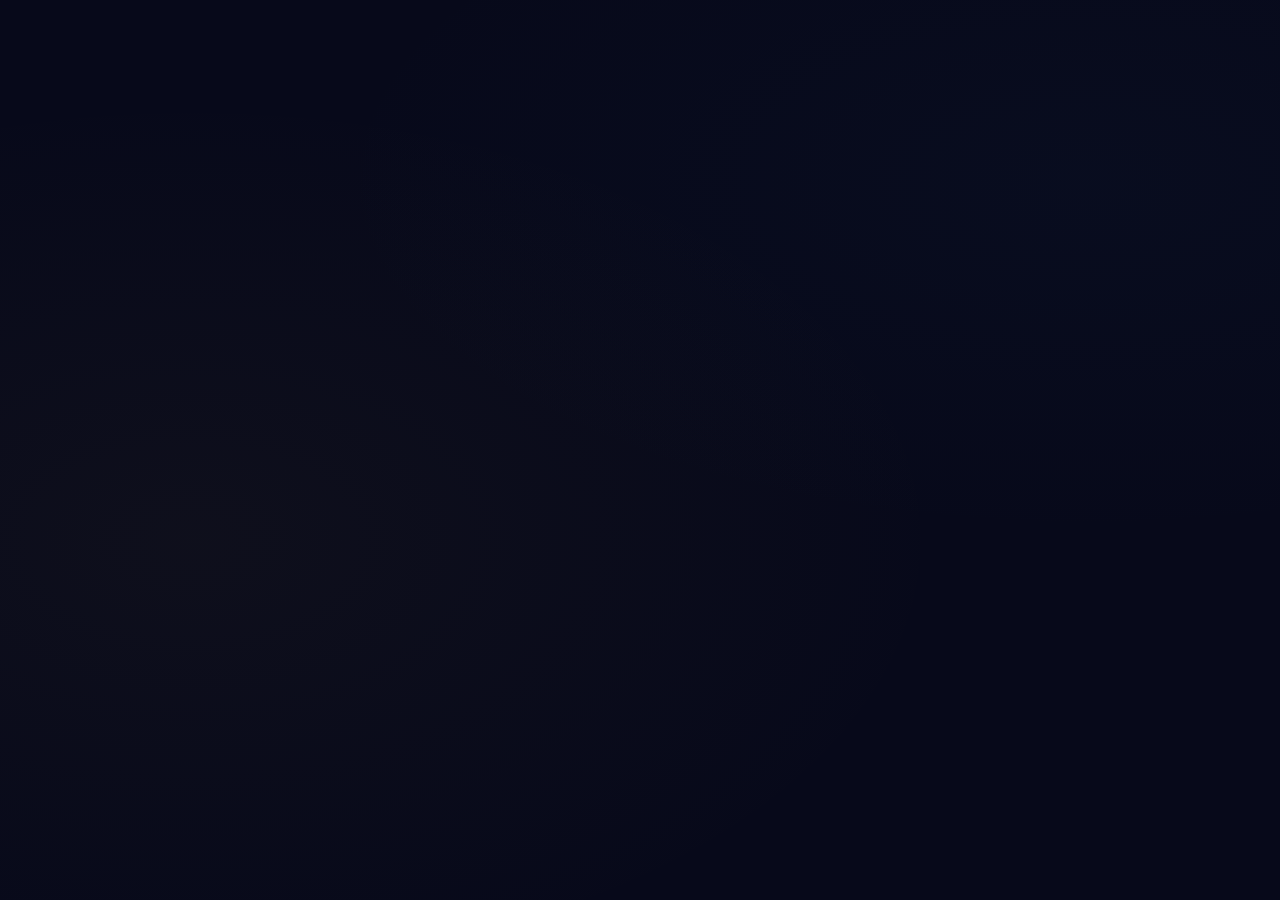
<file: sourcecourt.html>
<!DOCTYPE html>
<html lang="en">
<head>
<meta charset="UTF-8">
<meta name="viewport" content="width=device-width, initial-scale=1.0">
<title>Source Court — AP Research Edition</title>
<style>
/* ===== RESET & ROOT ===== */
*, *::before, *::after { box-sizing: border-box; margin: 0; padding: 0; }

:root {
  --bg:          #07091a;
  --surface:     #0f1424;
  --card:        #131828;
  --card2:       #1a2040;
  --gold:        #c9a84c;
  --gold-bright: #f0c94a;
  --gold-dim:    rgba(201,168,76,0.18);
  --gold-border: rgba(201,168,76,0.35);
  --text:        #e4e6f2;
  --muted:       #6b7492;
  --red:         #e63946;
  --red-dim:     rgba(230,57,70,0.12);
  --green:       #2a9d8f;
  --green-dim:   rgba(42,157,143,0.12);
  --radius:      12px;
  --shadow:      0 6px 28px rgba(0,0,0,0.5);
}

html { scroll-behavior: smooth; }

body {
  background: var(--bg);
  color: var(--text);
  font-family: Georgia, 'Times New Roman', serif;
  min-height: 100vh;
  background-image:
    radial-gradient(ellipse 60% 50% at 15% 60%, rgba(201,168,76,0.04) 0%, transparent 100%),
    radial-gradient(ellipse 60% 40% at 85% 20%, rgba(42,100,157,0.04) 0%, transparent 100%);
}

/* ===== SCREENS ===== */
.screen { display: none; min-height: 100vh; }
.screen.active { display: block; animation: fadeUp 0.3s ease; }

@keyframes fadeUp {
  from { opacity: 0; transform: translateY(10px); }
  to   { opacity: 1; transform: translateY(0); }
}

/* ===== SHARED UTILITY ===== */
.gold { color: var(--gold); }
.muted { color: var(--muted); }

/* ===== WELCOME SCREEN ===== */
#screen-welcome {
  display: flex;
  flex-direction: column;
  align-items: center;
  justify-content: center;
  padding: 48px 20px 60px;
  gap: 0;
}
#screen-welcome.active { display: flex; }

.emblem {
  text-align: center;
  margin-bottom: 36px;
}
.emblem-icon {
  font-size: 60px;
  display: block;
  margin-bottom: 14px;
  filter: drop-shadow(0 0 24px rgba(201,168,76,0.45));
  animation: glow 3s ease-in-out infinite alternate;
}
@keyframes glow {
  from { filter: drop-shadow(0 0 12px rgba(201,168,76,0.3)); }
  to   { filter: drop-shadow(0 0 28px rgba(201,168,76,0.6)); }
}
.emblem-title {
  font-size: clamp(38px, 9vw, 58px);
  color: var(--gold);
  letter-spacing: 0.18em;
  text-shadow: 0 0 40px rgba(201,168,76,0.25);
  line-height: 1;
}
.emblem-sub {
  margin-top: 8px;
  font-size: 11px;
  color: var(--muted);
  letter-spacing: 0.25em;
  text-transform: uppercase;
  font-family: -apple-system, BlinkMacSystemFont, 'Segoe UI', Arial, sans-serif;
}

.welcome-card {
  background: var(--card);
  border: 1px solid var(--gold-border);
  border-radius: var(--radius);
  padding: 32px 28px;
  width: 100%;
  max-width: 480px;
  box-shadow: var(--shadow), inset 0 1px 0 rgba(255,255,255,0.04);
}
.welcome-card h2 {
  font-size: 20px;
  color: var(--gold);
  text-align: center;
  margin-bottom: 10px;
}
.welcome-intro {
  font-size: 14px;
  color: var(--muted);
  line-height: 1.65;
  text-align: center;
  margin-bottom: 20px;
  font-family: -apple-system, BlinkMacSystemFont, 'Segoe UI', Arial, sans-serif;
}
.welcome-intro em { color: var(--text); font-style: normal; }

/* ===== INSTRUCTIONS ===== */
.instructions-box {
  background: var(--surface);
  border: 1px solid var(--gold-border);
  border-radius: 8px;
  padding: 16px 20px;
  margin-bottom: 24px;
  text-align: left;
}
.instructions-box h3 {
  font-size: 13px;
  color: var(--gold);
  text-transform: uppercase;
  letter-spacing: 0.1em;
  margin-bottom: 12px;
  font-family: -apple-system, BlinkMacSystemFont, 'Segoe UI', Arial, sans-serif;
}
.instructions-box ol {
  padding-left: 20px;
  color: var(--muted);
  font-size: 13px;
  line-height: 1.5;
  font-family: -apple-system, BlinkMacSystemFont, 'Segoe UI', Arial, sans-serif;
}
.instructions-box li { margin-bottom: 8px; }
.instructions-box li:last-child { margin-bottom: 0; }
.instructions-box strong { color: var(--text); }

.form-group { margin-bottom: 18px; }
.form-group label {
  display: block;
  font-size: 10px;
  letter-spacing: 0.18em;
  text-transform: uppercase;
  color: var(--gold);
  margin-bottom: 7px;
  font-family: -apple-system, BlinkMacSystemFont, 'Segoe UI', Arial, sans-serif;
}
.form-group input {
  width: 100%;
  background: var(--surface);
  border: 1px solid var(--gold-border);
  border-radius: 8px;
  padding: 11px 15px;
  color: var(--text);
  font-size: 15px;
  font-family: Georgia, serif;
  outline: none;
  transition: border-color 0.2s, box-shadow 0.2s;
}
.form-group input:focus {
  border-color: var(--gold);
  box-shadow: 0 0 0 3px rgba(201,168,76,0.1);
}

.btn-enter {
  width: 100%;
  background: var(--gold);
  color: var(--bg);
  border: none;
  border-radius: 8px;
  padding: 13px;
  font-size: 13px;
  font-weight: bold;
  letter-spacing: 0.16em;
  text-transform: uppercase;
  font-family: -apple-system, BlinkMacSystemFont, 'Segoe UI', Arial, sans-serif;
  cursor: pointer;
  margin-top: 6px;
  transition: background 0.15s, transform 0.1s;
}
.btn-enter:hover { background: var(--gold-bright); }
.btn-enter:active { transform: scale(0.98); }

.welcome-footer {
  margin-top: 16px;
  text-align: center;
}
.btn-ghost {
  background: none;
  border: none;
  color: var(--muted);
  font-size: 12px;
  font-family: -apple-system, BlinkMacSystemFont, 'Segoe UI', Arial, sans-serif;
  cursor: pointer;
  transition: color 0.2s;
  padding: 4px 8px;
  letter-spacing: 0.05em;
}
.btn-ghost:hover { color: var(--gold); }

/* ===== SOURCE SCREEN ===== */
#screen-source { padding: 0 0 80px; max-width: 680px; margin: 0 auto; }

.topbar {
  display: flex; justify-content: space-between; align-items: center;
  padding: 14px 20px; background: rgba(7,9,26,0.9);
  border-bottom: 1px solid var(--gold-border);
  position: sticky; top: 0; z-index: 10; backdrop-filter: blur(8px);
}
.topbar-logo {
  font-size: 13px; color: var(--gold); letter-spacing: 0.14em;
  font-family: -apple-system, BlinkMacSystemFont, 'Segoe UI', Arial, sans-serif;
}
.topbar-right { display: flex; align-items: center; gap: 14px; }
.topbar-progress {
  font-size: 12px; color: var(--muted);
  font-family: -apple-system, BlinkMacSystemFont, 'Segoe UI', Arial, sans-serif;
}

.progress-track { height: 2px; background: rgba(201,168,76,0.12); }
.progress-fill { height: 100%; background: var(--gold); transition: width 0.5s; }

.source-body { padding: 24px 20px 0; }

.case-badge-row { display: flex; align-items: center; gap: 10px; margin-bottom: 14px; }
.exhibit-tag {
  font-size: 10px; letter-spacing: 0.22em; text-transform: uppercase; color: var(--muted);
  font-family: -apple-system, BlinkMacSystemFont, 'Segoe UI', Arial, sans-serif;
}
.type-badge {
  background: var(--gold-dim); border: 1px solid var(--gold-border); color: var(--gold);
  font-size: 10px; letter-spacing: 0.1em; text-transform: uppercase;
  padding: 3px 10px; border-radius: 20px;
  font-family: -apple-system, BlinkMacSystemFont, 'Segoe UI', Arial, sans-serif;
}

.case-file {
  background: var(--card); border: 1px solid var(--gold-border);
  border-radius: var(--radius); overflow: hidden; margin-bottom: 16px;
  box-shadow: var(--shadow);
}
.case-file-top { padding: 20px 22px 18px; border-bottom: 1px solid rgba(201,168,76,0.08); }
.source-title { font-size: 17px; color: #fff; line-height: 1.4; margin-bottom: 16px; }
.meta-grid { display: grid; grid-template-columns: auto 1fr; gap: 4px 14px; }
.meta-k {
  font-size: 9px; letter-spacing: 0.18em; text-transform: uppercase; color: var(--gold);
  font-family: -apple-system, BlinkMacSystemFont, 'Segoe UI', Arial, sans-serif; line-height: 2;
}
.meta-v {
  font-size: 13px; color: var(--muted); font-family: -apple-system, BlinkMacSystemFont, 'Segoe UI', Arial, sans-serif; line-height: 2;
}
.excerpt-area { padding: 16px 22px; background: rgba(0,0,0,0.22); }
.excerpt-kicker {
  font-size: 8px; letter-spacing: 0.22em; text-transform: uppercase; color: var(--gold);
  font-family: -apple-system, BlinkMacSystemFont, 'Segoe UI', Arial, sans-serif; display: block; margin-bottom: 8px;
}
.excerpt-quote { font-size: 14px; color: var(--text); line-height: 1.7; font-style: italic; }

.cross-exam {
  background: var(--card); border: 1px solid var(--gold-border);
  border-radius: var(--radius); padding: 20px 22px; margin-bottom: 20px;
  box-shadow: var(--shadow);
}
.cross-exam-title {
  font-size: 10px; letter-spacing: 0.22em; text-transform: uppercase; color: var(--gold);
  font-family: -apple-system, BlinkMacSystemFont, 'Segoe UI', Arial, sans-serif; margin-bottom: 14px;
  display: flex; align-items: center; gap: 8px;
}
.cross-exam-title::after { content: ''; flex: 1; height: 1px; background: var(--gold-border); }

.q-row { padding: 12px 0; border-bottom: 1px solid rgba(255,255,255,0.04); }
.q-row:last-child { border-bottom: none; }
.q-text { font-size: 14px; color: var(--text); margin-bottom: 10px; line-height: 1.45; }
.yn-row { display: flex; gap: 8px; flex-wrap: wrap; }
.yn-btn {
  padding: 5px 18px; border-radius: 20px; border: 1px solid rgba(255,255,255,0.12);
  background: transparent; color: var(--muted); font-size: 11px; font-weight: bold;
  letter-spacing: 0.12em; font-family: -apple-system, BlinkMacSystemFont, 'Segoe UI', Arial, sans-serif;
  cursor: pointer; transition: all 0.15s;
}
.yn-btn:hover:not(.sel-yes):not(.sel-no):not(.sel-maybe) { border-color: rgba(255,255,255,0.28); color: var(--text); }
.yn-btn.sel-yes { background: var(--green-dim); border-color: var(--green); color: var(--green); }
.yn-btn.sel-no { background: var(--red-dim); border-color: var(--red); color: var(--red); }
.yn-btn.sel-maybe { background: var(--gold-dim); border-color: var(--gold); color: var(--gold); }

.ruling-zone { padding: 0 0 4px; }
.ruling-label {
  font-size: 10px; letter-spacing: 0.22em; text-transform: uppercase; color: var(--muted);
  font-family: -apple-system, BlinkMacSystemFont, 'Segoe UI', Arial, sans-serif; text-align: center; margin-bottom: 14px;
}
.ruling-btns { display: grid; grid-template-columns: 1fr 1fr; gap: 12px; }
.btn-rule {
  padding: 16px 12px; border-radius: 10px; border: 2px solid; font-size: 14px; font-weight: bold;
  letter-spacing: 0.1em; text-transform: uppercase; cursor: pointer; transition: all 0.15s;
  font-family: -apple-system, BlinkMacSystemFont, 'Segoe UI', Arial, sans-serif;
}
.btn-admit { background: var(--green-dim); border-color: var(--green); color: var(--green); }
.btn-admit:not(:disabled):hover { background: var(--green); color: #fff; box-shadow: 0 4px 20px rgba(42,157,143,0.35); transform: translateY(-2px); }
.btn-dismiss { background: var(--red-dim); border-color: var(--red); color: var(--red); }
.btn-dismiss:not(:disabled):hover { background: var(--red); color: #fff; box-shadow: 0 4px 20px rgba(230,57,70,0.35); transform: translateY(-2px); }
.btn-rule:disabled { opacity: 0.28; cursor: not-allowed; transform: none !important; box-shadow: none !important; }
.ruling-hint {
  text-align: center; margin-top: 12px; font-size: 11px; color: var(--muted);
  font-family: -apple-system, BlinkMacSystemFont, 'Segoe UI', Arial, sans-serif; font-style: italic;
}

/* ===== VERDICT SCREEN ===== */
#screen-verdict { max-width: 680px; margin: 0 auto; padding: 40px 20px 80px; }

.verdict-hero { text-align: center; padding: 8px 0 32px; }
.verdict-hero-icon { font-size: 52px; display: block; margin-bottom: 14px; filter: drop-shadow(0 0 20px rgba(201,168,76,0.4)); }
.verdict-hero h1 { font-size: 26px; color: var(--gold); letter-spacing: 0.18em; margin-bottom: 22px; }
.score-wrap {
  display: inline-flex; align-items: baseline; gap: 4px; background: var(--card2);
  border: 1px solid var(--gold-border); border-radius: 16px; padding: 12px 28px; margin-bottom: 10px;
}
.score-n { font-size: 64px; color: var(--gold); line-height: 1; font-weight: bold; }
.score-d { font-size: 32px; color: var(--muted); }
.score-rank {
  font-size: 12px; color: var(--muted); letter-spacing: 0.14em; text-transform: uppercase;
  font-family: -apple-system, BlinkMacSystemFont, 'Segoe UI', Arial, sans-serif; margin-top: 6px;
}

.verdict-divider {
  display: flex; align-items: center; gap: 12px; margin: 24px 0 20px;
  font-size: 10px; letter-spacing: 0.2em; text-transform: uppercase; color: var(--muted);
  font-family: -apple-system, BlinkMacSystemFont, 'Segoe UI', Arial, sans-serif;
}
.verdict-divider::before, .verdict-divider::after { content: ''; flex: 1; height: 1px; background: var(--gold-border); }

.vcard {
  background: var(--card); border: 1px solid; border-radius: var(--radius);
  padding: 16px 18px; margin-bottom: 12px; display: flex; gap: 14px; align-items: flex-start;
}
.vcard.vright { border-color: rgba(42,157,143,0.35); background: linear-gradient(120deg, var(--card), rgba(42,157,143,0.04)); }
.vcard.vwrong { border-color: rgba(230,57,70,0.35); background: linear-gradient(120deg, var(--card), rgba(230,57,70,0.04)); }
.vstamp {
  flex-shrink: 0; width: 30px; height: 30px; border-radius: 50%;
  display: flex; align-items: center; justify-content: center; font-size: 14px; margin-top: 2px; font-weight: bold;
}
.vstamp.st-right { background: var(--green-dim); color: var(--green); border: 1px solid var(--green); }
.vstamp.st-wrong { background: var(--red-dim); color: var(--red); border: 1px solid var(--red); }

.vcard-body { flex: 1; min-width: 0; }
.vcard-title { font-size: 14px; color: #fff; margin-bottom: 7px; line-height: 1.35; }
.vcard-chips { display: flex; gap: 6px; margin-bottom: 8px; flex-wrap: wrap; }
.chip {
  font-size: 10px; letter-spacing: 0.08em; text-transform: uppercase; padding: 2px 9px;
  border-radius: 4px; font-family: -apple-system, BlinkMacSystemFont, 'Segoe UI', Arial, sans-serif; font-weight: bold;
}
.chip-your-a { background: rgba(42,157,143,0.18); color: var(--green); }
.chip-your-d { background: rgba(230,57,70,0.18); color: var(--red); }
.chip-exp-a  { background: rgba(201,168,76,0.14); color: var(--gold); }
.chip-exp-d  { background: rgba(201,168,76,0.14); color: var(--gold); }
.vcard-explanation {
  font-size: 13px; color: var(--muted); line-height: 1.55; font-family: -apple-system, BlinkMacSystemFont, 'Segoe UI', Arial, sans-serif;
}

.verdict-actions { margin-top: 28px; display: grid; grid-template-columns: 1fr 1fr; gap: 12px; }
.btn-outline, .btn-solid {
  padding: 13px; border-radius: 8px; font-size: 13px; font-family: -apple-system, BlinkMacSystemFont, 'Segoe UI', Arial, sans-serif;
  cursor: pointer; transition: all 0.2s; letter-spacing: 0.05em; text-align: center; border: 1px solid var(--gold-border);
}
.btn-outline { background: transparent; color: var(--gold); }
.btn-outline:hover { background: var(--gold-dim); border-color: var(--gold); }
.btn-solid { border: none; background: var(--gold); color: var(--bg); font-weight: bold; }
.btn-solid:hover { background: var(--gold-bright); }

/* ===== LEADERBOARD SCREEN ===== */
#screen-leaderboard
</file>
<file: styles.css>
:root {
  --bg: #07101d;
  --bg-deep: #04070e;
  --surface: #101a2b;
  --surface-2: #172235;
  --panel: rgba(255, 255, 255, 0.05);
  --line: rgba(212, 175, 55, 0.18);
  --line-strong: rgba(212, 175, 55, 0.42);
  --gold: #d8b24a;
  --gold-soft: #f0d68a;
  --text: #f1f3f6;
  --muted: #97a6b8;
  --admit: #18c08c;
  --dismiss: #f05c53;
  --ink: #091018;
  --shadow: 0 24px 70px rgba(0, 0, 0, 0.42);
  --radius-xl: 26px;
  --radius-lg: 18px;
  --radius-md: 12px;
  --radius-sm: 8px;
  --display: 'Avenir Next Condensed', 'Franklin Gothic Medium', 'Segoe UI', sans-serif;
  --body: Georgia, 'Times New Roman', serif;
}

*,
*::before,
*::after {
  box-sizing: border-box;
}

html,
body {
  min-height: 100%;
}

body {
  margin: 0;
  font-family: var(--body);
  color: var(--text);
  background:
    radial-gradient(circle at 15% 20%, rgba(216, 178, 74, 0.15), transparent 30%),
    radial-gradient(circle at 85% 10%, rgba(24, 192, 140, 0.08), transparent 24%),
    radial-gradient(circle at 50% 110%, rgba(240, 92, 83, 0.08), transparent 26%),
    linear-gradient(180deg, #08101d 0%, #04070d 100%);
  letter-spacing: 0;
}

body::before {
  content: '';
  position: fixed;
  inset: 0;
  pointer-events: none;
  background-image:
    linear-gradient(rgba(255, 255, 255, 0.03) 1px, transparent 1px),
    linear-gradient(90deg, rgba(255, 255, 255, 0.02) 1px, transparent 1px);
  background-size: 36px 36px;
  mask-image: linear-gradient(180deg, rgba(0, 0, 0, 0.82), transparent 90%);
}

button,
input {
  font: inherit;
}

button {
  cursor: pointer;
}

input {
  width: 100%;
}

.app-shell {
  min-height: 100vh;
  padding: 18px;
}

.screen {
  min-height: calc(100vh - 36px);
  display: grid;
  gap: 16px;
}

.topbar,
.panel,
.case-card,
.criteria-card,
.mode-card,
.persona-card,
.summary-card,
.toast,
.modal-card,
.score-breakdown,
.badge-card,
.hero-main,
.hero-side,
.career-banner,
.bench-brief,
.power-card {
  border: 1px solid var(--line);
  background: linear-gradient(180deg, rgba(255, 255, 255, 0.06), rgba(255, 255, 255, 0.03));
  box-shadow: var(--shadow);
  backdrop-filter: blur(10px);
}

.topbar {
  display: flex;
  justify-content: space-between;
  align-items: center;
  gap: 18px;
  padding: 16px 18px;
  border-radius: var(--radius-lg);
  position: sticky;
  top: 18px;
  z-index: 30;
}

.brand-lockup {
  display: grid;
  gap: 4px;
}

.eyebrow {
  font-family: var(--display);
  font-size: 0.78rem;
  text-transform: uppercase;
  letter-spacing: 0.14em;
  color: var(--gold);
}

.brand-title,
.section-title,
.panel-title,
.screen-title,
.stamp {
  margin: 0;
  font-family: var(--display);
  font-weight: 900;
  text-transform: uppercase;
  letter-spacing: 0.02em;
}

.brand-title {
  font-size: clamp(2.1rem, 4vw, 3.4rem);
  line-height: 0.9;
}

.screen-title {
  font-size: clamp(2.4rem, 5vw, 4rem);
  line-height: 0.92;
}

.section-title,
.panel-title {
  font-size: 1.1rem;
}

.subtle,
.muted {
  color: var(--muted);
}

.small {
  font-size: 0.9rem;
}

.hero-grid,
.home-grid,
.court-grid,
.verdict-grid,
.summary-grid,
.criteria-grid,
.mode-grid,
.persona-grid,
.score-grid,
.sidebar-stack,
.field-stack,
.button-row,
.tag-row,
.career-stats,
.overview-grid {
  display: grid;
  gap: 16px;
}

.hero-grid,
.court-grid {
  grid-template-columns: minmax(0, 1.15fr) minmax(300px, 0.85fr);
}

.home-grid {
  grid-template-columns: minmax(0, 1.15fr) minmax(320px, 0.85fr);
}

.hero-main,
.hero-side,
.panel,
.case-card,
.summary-card,
.mode-card,
.badge-card,
.bench-brief,
.power-card {
  border-radius: var(--radius-xl);
  padding: 20px;
}

.hero-main {
  min-height: 320px;
  display: flex;
  flex-direction: column;
  justify-content: space-between;
  background:
    radial-gradient(circle at top right, rgba(216, 178, 74, 0.18), transparent 36%),
    linear-gradient(135deg, rgba(16, 26, 43, 0.9), rgba(23, 34, 53, 0.82));
}

.hero-side {
  display: grid;
  align-content: start;
  gap: 14px;
}

.panel {
  border-radius: var(--radius-lg);
  padding: 18px;
}

.button,
.toggle-button,
.note-button,
.mode-card button,
.persona-card,
.ruling-button {
  border: 1px solid var(--line);
  border-radius: 12px;
  transition: transform 140ms ease, border-color 140ms ease, background 140ms ease, box-shadow 140ms ease;
}

.button,
.toggle-button,
.ruling-button {
  min-height: 48px;
  padding: 12px 16px;
  font-family: var(--display);
  font-weight: 800;
  text-transform: uppercase;
  letter-spacing: 0.06em;
}

.button:hover,
.toggle-button:hover,
.note-button:hover,
.persona-card:hover,
.ruling-button:hover {
  transform: translateY(-2px);
  border-color: var(--line-strong);
}

.button.primary {
  background: linear-gradient(135deg, var(--gold), var(--gold-soft));
  color: var(--ink);
}

.button.secondary {
  background: linear-gradient(135deg, rgba(24, 192, 140, 0.2), rgba(24, 192, 140, 0.08));
  color: var(--text);
}

.button.ghost,
.toggle-button,
.note-button {
  background: rgba(255, 255, 255, 0.035);
  color: var(--text);
}

.button.danger,
.ruling-button.dismiss {
  background: rgba(240, 92, 83, 0.14);
  border-color: rgba(240, 92, 83, 0.4);
  color: #ffd7d3;
}

.button.good,
.ruling-button.admit {
  background: rgba(24, 192, 140, 0.14);
  border-color: rgba(24, 192, 140, 0.42);
  color: #d8fff2;
}

.button:disabled,
.toggle-button:disabled,
.note-button:disabled,
.ruling-button:disabled {
  opacity: 0.45;
  transform: none;
  cursor: not-allowed;
}

.button-row {
  grid-template-columns: repeat(2, minmax(0, 1fr));
}

.single-button-row {
  display: grid;
  gap: 12px;
}

.field-stack label {
  display: grid;
  gap: 6px;
  font-family: var(--display);
  font-weight: 700;
  text-transform: uppercase;
  letter-spacing: 0.06em;
  color: var(--gold);
}

.field-stack input {
  min-height: 48px;
  padding: 12px 14px;
  border-radius: 12px;
  border: 1px solid var(--line);
  background: rgba(0, 0, 0, 0.18);
  color: var(--text);
}

.field-stack input:focus {
  outline: none;
  border-color: var(--line-strong);
  box-shadow: 0 0 0 3px rgba(216, 178, 74, 0.14);
}

.tag-row {
  display: flex;
  flex-wrap: wrap;
  gap: 10px;
}

.tag,
.score-pill,
.career-pill,
.status-pill {
  display: inline-flex;
  align-items: center;
  justify-content: center;
  min-height: 34px;
  padding: 7px 12px;
  border-radius: 999px;
  background: rgba(255, 255, 255, 0.05);
  border: 1px solid var(--line);
  font-family: var(--display);
  font-weight: 700;
  letter-spacing: 0.03em;
}

.status-pill.good {
  color: var(--admit);
  border-color: rgba(24, 192, 140, 0.4);
}

.status-pill.bad {
  color: var(--dismiss);
  border-color: rgba(240, 92, 83, 0.4);
}

.career-banner {
  border-radius: var(--radius-lg);
  padding: 16px 18px;
  display: grid;
  gap: 12px;
}

.meter {
  position: relative;
  height: 12px;
  border-radius: 999px;
  overflow: hidden;
  border: 1px solid var(--line);
  background: rgba(255, 255, 255, 0.08);
}

.meter-fill {
  position: absolute;
  inset: 0 auto 0 0;
  width: 0%;
  border-radius: inherit;
  background: linear-gradient(90deg, var(--gold), var(--gold-soft));
}

.career-stats {
  grid-template-columns: repeat(3, minmax(0, 1fr));
}

.stat-card {
  border-radius: var(--radius-md);
  padding: 14px;
  border: 1px solid var(--line);
  background: rgba(0, 0, 0, 0.16);
}

.stat-card strong,
.score-box strong {
  display: block;
  font-family: var(--display);
  font-size: 1.7rem;
  color: var(--gold);
}

.mode-grid,
.persona-grid,
.criteria-grid,
.score-grid,
.summary-grid {
  grid-template-columns: repeat(2, minmax(0, 1fr));
}

.mode-card,
.persona-card,
.criteria-card,
.summary-card,
.badge-card {
  border-radius: var(--radius-lg);
  padding: 16px;
}

.mode-card {
  display: grid;
  gap: 14px;
}

.mode-card h3,
.persona-card h3,
.criteria-card h3,
.summary-card h3,
.badge-card h3 {
  margin: 0;
  font-family: var(--display);
  text-transform: uppercase;
  font-size: 1rem;
}

.persona-card {
  background: rgba(255, 255, 255, 0.03);
  text-align: left;
}

.persona-card.active {
  border-color: var(--line-strong);
  background: rgba(216, 178, 74, 0.12);
}

.criteria-card {
  display: grid;
  gap: 12px;
  background: rgba(255, 255, 255, 0.035);
}

.criteria-head {
  display: flex;
  justify-content: space-between;
  gap: 12px;
  align-items: start;
}

.criteria-short {
  width: 40px;
  height: 40px;
  display: inline-flex;
  align-items: center;
  justify-content: center;
  border-radius: 10px;
  background: rgba(216, 178, 74, 0.18);
  border: 1px solid rgba(216, 178, 74, 0.36);
  font-family: var(--display);
  font-weight: 800;
}

.note-row {
  display: flex;
  gap: 10px;
}

.note-button {
  flex: 1;
  min-height: 40px;
  padding: 9px 12px;
  font-family: var(--display);
  font-weight: 800;
  letter-spacing: 0.04em;
  text-transform: uppercase;
}

.note-button.pass.active {
  background: rgba(24, 192, 140, 0.16);
  border-color: rgba(24, 192, 140, 0.45);
  color: #dcfff5;
}

.note-button.fail.active {
  background: rgba(240, 92, 83, 0.16);
  border-color: rgba(240, 92, 83, 0.45);
  color: #ffe1de;
}

.criteria-clue,
.tutorial-callout,
.rule-note {
  border-radius: 10px;
  padding: 12px;
  border: 1px solid var(--line);
  background: rgba(0, 0, 0, 0.16);
}

.tutorial-callout {
  border-color: rgba(216, 178, 74, 0.3);
  background: rgba(216, 178, 74, 0.08);
}

.case-card {
  display: grid;
  gap: 16px;
}

.case-meta {
  display: grid;
  grid-template-columns: auto 1fr;
  gap: 8px 16px;
  font-family: var(--display);
}

.case-meta dt {
  text-transform: uppercase;
  letter-spacing: 0.08em;
  color: var(--gold);
  font-size: 0.78rem;
}

.case-meta dd {
  margin: 0;
  color: var(--text);
  font-size: 0.98rem;
}

.excerpt {
  padding: 18px;
  border-radius: 16px;
  background: rgba(0, 0, 0, 0.22);
  border-left: 4px solid var(--gold);
  font-size: 1.15rem;
  line-height: 1.7;
}

.score-box {
  border-radius: 12px;
  padding: 12px 14px;
  border: 1px solid var(--line);
  background: rgba(0, 0, 0, 0.16);
}

.score-grid.run {
  grid-template-columns: repeat(4, minmax(0, 1fr));
}

.strike-row {
  display: inline-flex;
  gap: 8px;
}

.strike-chip {
  width: 22px;
  height: 22px;
  border-radius: 999px;
  border: 1px solid var(--line-strong);
  background: rgba(216, 178, 74, 0.22);
}

.strike-chip.lost {
  background: rgba(240, 92, 83, 0.22);
  border-color: rgba(240, 92, 83, 0.46);
}

.bench-brief,
.power-card {
  display: grid;
  gap: 12px;
}

.ruling-grid {
  display: grid;
  grid-template-columns: repeat(2, minmax(0, 1fr));
  gap: 16px;
}

.ruling-button {
  min-height: 120px;
  display: grid;
  gap: 6px;
  align-content: center;
  text-align: center;
}

.ruling-button strong {
  font-size: 1.15rem;
}

.stamp {
  display: inline-flex;
  align-items: center;
  justify-content: center;
  min-height: 110px;
  padding: 18px 26px;
  border-radius: 18px;
  border: 4px solid currentColor;
  transform: rotate(-4deg);
  font-size: clamp(2rem, 4vw, 3rem);
}

.stamp.good {
  color: var(--admit);
}

.stamp.bad {
  color: var(--dismiss);
}

.verdict-hero {
  display: grid;
  gap: 16px;
  justify-items: center;
  text-align: center;
}

.score-breakdown {
  border-radius: var(--radius-lg);
  padding: 18px;
  display: grid;
  gap: 10px;
}

.breakdown-row {
  display: flex;
  justify-content: space-between;
  gap: 18px;
  padding-bottom: 10px;
  border-bottom: 1px solid rgba(255, 255, 255, 0.08);
}

.breakdown-row:last-child {
  border-bottom: 0;
  padding-bottom: 0;
}

.criterion-review {
  display: grid;
  gap: 10px;
}

.criterion-review-row {
  border-radius: 12px;
  padding: 14px;
  border: 1px solid var(--line);
  background: rgba(0, 0, 0, 0.18);
  display: grid;
  gap: 6px;
}

.criterion-review-row.good {
  border-color: rgba(24, 192, 140, 0.32);
}

.criterion-review-row.bad {
  border-color: rgba(240, 92, 83, 0.32);
}

.summary-grid {
  grid-template-columns: repeat(3, minmax(0, 1fr));
}

.badge-card {
  background: rgba(216, 178, 74, 0.12);
}

.modal {
  position: fixed;
  inset: 0;
  display: grid;
  place-items: center;
  background: rgba(4, 7, 14, 0.84);
  backdrop-filter: blur(8px);
  z-index: 60;
  padding: 18px;
}

.modal-card {
  width: min(980px, 100%);
  border-radius: 24px;
  padding: 24px;
  display: grid;
  gap: 16px;
}

.toast {
  position: fixed;
  right: 20px;
  bottom: 20px;
  min-width: 260px;
  max-width: 360px;
  border-radius: 16px;
  padding: 14px 16px;
  z-index: 70;
}

.noscript {
  min-height: 100vh;
  display: grid;
  place-items: center;
  text-align: center;
  font-size: 1.1rem;
  padding: 24px;
}

.sr-only {
  position: absolute;
  width: 1px;
  height: 1px;
  padding: 0;
  margin: -1px;
  overflow: hidden;
  clip: rect(0, 0, 0, 0);
  white-space: nowrap;
  border: 0;
}

body.reduced-motion *,
body.reduced-motion *::before,
body.reduced-motion *::after {
  animation-duration: 0.01ms !important;
  transition-duration: 0.01ms !important;
  scroll-behavior: auto !important;
}

@media (max-width: 1100px) {
  .hero-grid,
  .home-grid,
  .court-grid,
  .verdict-grid {
    grid-template-columns: 1fr;
  }
}

@media (max-width: 760px) {
  .app-shell {
    padding: 10px;
  }

  .topbar {
    position: static;
    flex-direction: column;
    align-items: stretch;
  }

  .mode-grid,
  .persona-grid,
  .criteria-grid,
  .score-grid,
  .summary-grid,
  .career-stats,
  .button-row,
  .ruling-grid {
    grid-template-columns: 1fr;
  }

  .screen-title {
    font-size: 2.4rem;
  }
}
</file>
<file: Rhetoric Arena/styles.css>
:root {
  --bg-0: #111217;
  --bg-1: #171a24;
  --bg-2: #212534;
  --ink: #f5f1e8;
  --muted: #a5adbc;
  --line: rgba(255, 255, 255, 0.12);
  --line-strong: rgba(255, 255, 255, 0.22);
  --gold: #ffd166;
  --coral: #ff6b35;
  --teal: #21c6b8;
  --sky: #4dc8ff;
  --rose: #ff4365;
  --lime: #b8f06f;
  --shadow: 0 18px 60px rgba(0, 0, 0, 0.28);
  --radius-lg: 18px;
  --radius-md: 12px;
  --radius-sm: 8px;
  --display: Impact, Haettenschweiler, "Arial Narrow Bold", sans-serif;
  --body: "Avenir Next Condensed", "Trebuchet MS", "Segoe UI", sans-serif;
}

* {
  box-sizing: border-box;
}

html,
body {
  min-height: 100%;
}

body {
  margin: 0;
  font-family: var(--body);
  color: var(--ink);
  background-color: #141720;
  background-image: 
    linear-gradient(rgba(255, 255, 255, 0.035) 1px, transparent 1px),
    linear-gradient(90deg, rgba(255, 255, 255, 0.025) 1px, transparent 1px);
  background-size: 36px 36px;
  letter-spacing: 0;
}

body::before {
  display: none; /* This completely disables the laggy GPU mask */
}
button,
input,
select {
  font: inherit;
}

label {
  display: grid;
  gap: 6px;
}

select,
input[type="range"] {
  width: 100%;
}

select {
  min-height: 44px;
  border-radius: 12px;
  border: 1px solid var(--line);
  background: rgba(255, 255, 255, 0.05);
  color: var(--ink);
  padding: 10px 12px;
}

button {
  cursor: pointer;
}

.app-shell {
  min-height: 100vh;
  padding: 16px;
}

.chrome {
  display: grid;
  grid-template-columns: 260px minmax(0, 1fr) 300px;
  gap: 16px;
  min-height: calc(100vh - 32px);
}

/* 1. Only blur the outer containers */
.rail,
.stage,
.overlay-card {
  border: 1px solid var(--line);
  background: linear-gradient(180deg, rgba(255, 255, 255, 0.05), rgba(255, 255, 255, 0.03));
  backdrop-filter: blur(8px);
  -webkit-backdrop-filter: blur(8px); /* Adds Safari/Mac support */
  box-shadow: var(--shadow);
}

/* 2. Remove the heavy blur from the inner panels */
.panel {
  border: 1px solid var(--line);
  background: rgba(255, 255, 255, 0.08); /* Flat transparency, NO GPU blur */
  box-shadow: var(--shadow);
}
}

.rail {
  border-radius: var(--radius-lg);
  padding: 18px;
}

.left-rail,
.right-rail {
  display: flex;
  flex-direction: column;
  gap: 16px;
}

.stage {
  border-radius: 24px;
  padding: 18px;
  overflow: hidden;
}

.brand-mark {
  display: inline-flex;
  align-items: center;
  justify-content: center;
  width: 42px;
  height: 42px;
  border-radius: 12px;
  background: linear-gradient(135deg, var(--coral), var(--gold));
  color: #111217;
  font-family: var(--display);
  font-size: 1.45rem;
  box-shadow: inset 0 -3px 0 rgba(0, 0, 0, 0.18);
}

.brand-title {
  display: grid;
  gap: 3px;
}

.eyebrow {
  color: var(--gold);
  font-size: 0.82rem;
  text-transform: uppercase;
  letter-spacing: 0.08em;
}

.title {
  font-family: var(--display);
  font-size: clamp(2.4rem, 4vw, 4.1rem);
  line-height: 0.9;
  margin: 0;
  text-transform: uppercase;
}

.subtitle,
.muted {
  color: var(--muted);
}

.small {
  font-size: 0.9rem;
}

.top-stack {
  display: grid;
  gap: 14px;
}

.logo-row,
.top-metrics,
.settings-stack,
.mode-stack,
.stat-stack,
.teacher-controls,
.summary-grid,
.arena-grid,
.option-grid,
.quick-actions,
.session-actions,
.source-grid,
.logic-bank,
.progress-stack,
.meta-row {
  display: grid;
  gap: 12px;
}

.logo-row {
  grid-template-columns: auto 1fr;
  align-items: center;
}

.nav-button,
.btn,
.toggle,
.choice-card,
.arena-tile,
.source-card,
.step-card,
.choice-pill,
.bin-button {
  border: 1px solid var(--line);
  background: rgba(255, 255, 255, 0.03);
  color: var(--ink);
  transition: transform 140ms ease, border-color 140ms ease, background 140ms ease, box-shadow 140ms ease;
}

.nav-button,
.btn,
.toggle,
.bin-button {
  min-height: 46px;
  border-radius: 12px;
  padding: 12px 14px;
}

.nav-button,
.btn {
  font-weight: 700;
}

.nav-button:hover,
.btn:hover,
.toggle:hover,
.choice-card:hover,
.arena-tile:hover,
.source-card:hover,
.step-card:hover,
.bin-button:hover {
  transform: translateY(-2px);
  border-color: rgba(255, 209, 102, 0.5);
}

.nav-button.active,
.btn.primary,
.choice-card.selected,
.source-card.selected,
.step-card.selected,
.bin-button.active {
  background: linear-gradient(135deg, rgba(255, 107, 53, 0.26), rgba(255, 209, 102, 0.22));
  border-color: rgba(255, 209, 102, 0.72);
  box-shadow: 0 0 0 1px rgba(255, 209, 102, 0.22), 0 10px 24px rgba(0, 0, 0, 0.16);
}

.btn.primary {
  color: #111217;
  background: linear-gradient(135deg, var(--gold), #fff2bf);
}

.btn.secondary {
  background: linear-gradient(135deg, rgba(33, 198, 184, 0.18), rgba(77, 200, 255, 0.16));
}

.btn.ghost {
  background: rgba(255, 255, 255, 0.01);
}

.btn:disabled,
.choice-card.disabled,
.source-card.disabled {
  opacity: 0.45;
  cursor: not-allowed;
  transform: none;
}

.metric-card,
.panel,
.coach-box,
.teacher-box,
.summary-card,
.feedback-banner,
.arena-callout,
.boss-banner,
.empty-state {
  border-radius: var(--radius-md);
  padding: 14px;
}

.metric-card,
.panel,
.coach-box,
.teacher-box,
.summary-card,
.feedback-banner,
.arena-callout,
.boss-banner,
.empty-state {
  border: 1px solid var(--line);
  background: rgba(255, 255, 255, 0.035);
}

.metric-card strong,
.panel strong,
.summary-card strong {
  display: block;
}

.pill-row,
.tag-row,
.medal-row,
.title-row,
.arena-pills {
  display: flex;
  flex-wrap: wrap;
  gap: 8px;
}

.pill,
.choice-pill,
.stat-pill,
.arena-pill {
  display: inline-flex;
  align-items: center;
  gap: 8px;
  min-height: 34px;
  border-radius: 999px;
  padding: 7px 12px;
  border: 1px solid var(--line);
  background: rgba(255, 255, 255, 0.035);
  font-weight: 700;
}

.choice-pill {
  justify-content: space-between;
  width: 100%;
  text-align: left;
}

.stat-pill strong {
  color: var(--gold);
}

.big {
  font-size: 2rem;
  font-weight: 900;
  line-height: 1;
  color: var(--gold);
}

.progress-bar,
.timer-bar,
.health-bar {
  position: relative;
  height: 12px;
  border-radius: 999px;
  overflow: hidden;
  border: 1px solid var(--line);
  background: rgba(255, 255, 255, 0.08);
}

.progress-fill,
.timer-fill,
.health-fill {
  position: absolute;
  inset: 0 auto 0 0;
  width: 0%;
  border-radius: inherit;
  background: linear-gradient(90deg, var(--teal), var(--gold));
}

.timer-fill {
  background: linear-gradient(90deg, var(--teal), var(--sky), var(--gold));
}

.timer-fill.pressure {
  background: linear-gradient(90deg, var(--gold), var(--coral), var(--rose));
}

.health-fill {
  background: linear-gradient(90deg, var(--coral), var(--gold));
}

.main-header {
  display: grid;
  gap: 12px;
  margin-bottom: 18px;
}

.hero-grid {
  display: grid;
  grid-template-columns: minmax(0, 1.1fr) minmax(290px, 0.9fr);
  gap: 16px;
  align-items: start;
}

.hero-banner {
  min-height: 280px;
  border-radius: 20px;
  padding: 20px;
  background:
    radial-gradient(circle at top right, rgba(255, 209, 102, 0.2), transparent 34%),
    linear-gradient(135deg, rgba(255, 107, 53, 0.16), rgba(33, 198, 184, 0.15)),
    rgba(255, 255, 255, 0.03);
  border: 1px solid rgba(255, 209, 102, 0.24);
  display: flex;
  flex-direction: column;
  justify-content: space-between;
}

.hero-banner p {
  max-width: 32rem;
}

.hero-stats {
  display: grid;
  grid-template-columns: repeat(3, minmax(0, 1fr));
  gap: 10px;
}

.hero-stat {
  border-radius: 12px;
  padding: 12px;
  background: rgba(0, 0, 0, 0.16);
  border: 1px solid rgba(255, 255, 255, 0.12);
}

.hero-stat .value {
  font-size: 1.6rem;
  font-weight: 800;
  color: var(--gold);
}

.arena-grid {
  grid-template-columns: repeat(2, minmax(0, 1fr));
}

.arena-tile {
  border-radius: 16px;
  padding: 16px;
  display: grid;
  gap: 12px;
  text-align: left;
  position: relative;
  overflow: hidden;
}

.arena-tile::after {
  content: "";
  position: absolute;
  inset: auto -35px -35px auto;
  width: 110px;
  height: 110px;
  border-radius: 50%;
  background: radial-gradient(circle, rgba(255, 255, 255, 0.16), transparent 70%);
}

.arena-tile.locked {
  opacity: 0.56;
}

.arena-tile.current {
  border-color: rgba(255, 209, 102, 0.72);
}

.arena-tile h3,
.mode-card h3,
.round-title,
.summary-title,
.boss-title {
  margin: 0;
  font-family: var(--display);
  text-transform: uppercase;
  line-height: 0.95;
}

.mode-card {
  border-radius: 16px;
  padding: 16px;
  border: 1px solid var(--line);
  background: rgba(255, 255, 255, 0.025);
  display: grid;
  gap: 12px;
}

.round-shell {
  display: grid;
  gap: 16px;
}

.round-topline {
  display: grid;
  grid-template-columns: 1.1fr minmax(0, 1fr);
  gap: 16px;
  align-items: start;
}

.round-badge {
  display: inline-flex;
  align-items: center;
  gap: 8px;
  min-height: 36px;
  border-radius: 999px;
  padding: 8px 12px;
  background: rgba(255, 255, 255, 0.06);
  border: 1px solid var(--line);
  font-weight: 800;
}

.round-title {
  font-size: clamp(2rem, 3vw, 3rem);
}

.round-description {
  color: #d5d9e1;
  max-width: 44rem;
}

.score-line {
  display: flex;
  flex-wrap: wrap;
  gap: 10px;
}

.score-box {
  min-width: 120px;
  border-radius: 12px;
  padding: 10px 12px;
  border: 1px solid var(--line);
  background: rgba(0, 0, 0, 0.12);
}

.score-box strong {
  font-size: 1.4rem;
  color: var(--gold);
}

.battlefield {
  display: grid;
  gap: 16px;
}

.prompt-panel {
  display: grid;
  gap: 12px;
  min-height: 360px;
}

.prompt-head {
  display: flex;
  flex-wrap: wrap;
  align-items: center;
  justify-content: space-between;
  gap: 12px;
}

.prompt-label {
  font-weight: 900;
  text-transform: uppercase;
  color: var(--gold);
  letter-spacing: 0.05em;
}

.prompt-text,
.passage-block,
.argument-block,
.revision-block {
  border-radius: 16px;
  padding: 16px;
  background: rgba(0, 0, 0, 0.16);
  border: 1px solid rgba(255, 255, 255, 0.12);
  font-size: 1.12rem;
  line-height: 1.45;
}

.prompt-question {
  font-size: 1.35rem;
  font-weight: 800;
}

.option-grid {
  grid-template-columns: repeat(2, minmax(0, 1fr));
}

.choice-card,
.source-card,
.step-card {
  border-radius: 16px;
  padding: 16px;
  text-align: left;
  min-height: 120px;
  display: grid;
  gap: 8px;
}

.choice-card strong,
.source-card strong,
.step-card strong {
  font-size: 0.84rem;
  text-transform: uppercase;
  color: var(--gold);
}

.choice-card .hotkey,
.source-card .hotkey,
.step-card .hotkey,
.bin-button .hotkey {
  display: inline-flex;
  align-items: center;
  justify-content: center;
  min-width: 28px;
  height: 28px;
  border-radius: 999px;
  background: rgba(255, 255, 255, 0.1);
  border: 1px solid var(--line);
  font-size: 0.86rem;
  font-weight: 900;
}

.sort-board {
  display: grid;
  grid-template-columns: minmax(0, 1fr) 320px;
  gap: 16px;
}

.bins {
  display: grid;
  gap: 10px;
}

.bin-button {
  display: flex;
  justify-content: space-between;
  align-items: center;
  text-align: left;
}

.logic-assembly {
  display: grid;
  gap: 14px;
}

.logic-slots {
  display: grid;
  grid-template-columns: repeat(4, minmax(0, 1fr));
  gap: 10px;
}

.logic-slot {
  min-height: 100px;
  border-radius: 14px;
  padding: 12px;
  border: 1px dashed rgba(255, 255, 255, 0.22);
  background: rgba(255, 255, 255, 0.03);
}

.logic-slot strong {
  display: block;
  margin-bottom: 8px;
  color: var(--gold);
  text-transform: uppercase;
  font-size: 0.8rem;
}

.logic-bank {
  grid-template-columns: repeat(2, minmax(0, 1fr));
}

.source-grid {
  grid-template-columns: repeat(2, minmax(0, 1fr));
}

.source-card.selected {
  background: linear-gradient(135deg, rgba(33, 198, 184, 0.26), rgba(77, 200, 255, 0.18));
}

.feedback-banner {
  display: grid;
  gap: 6px;
}

.feedback-banner.strong {
  border-color: rgba(184, 240, 111, 0.45);
  background: rgba(184, 240, 111, 0.12);
}

.feedback-banner.weak {
  border-color: rgba(255, 209, 102, 0.42);
  background: rgba(255, 209, 102, 0.12);
}

.feedback-banner.flawed {
  border-color: rgba(255, 67, 101, 0.42);
  background: rgba(255, 67, 101, 0.11);
}

.coach-box {
  display: grid;
  gap: 10px;
}

.coach-head {
  display: flex;
  align-items: center;
  gap: 10px;
}

.coach-icon {
  width: 42px;
  height: 42px;
  border-radius: 12px;
  background: linear-gradient(135deg, rgba(33, 198, 184, 0.22), rgba(255, 209, 102, 0.18));
  display: grid;
  place-items: center;
  font-weight: 900;
}

.boss-banner {
  border-color: rgba(255, 107, 53, 0.45);
  background: linear-gradient(135deg, rgba(255, 107, 53, 0.18), rgba(255, 67, 101, 0.12));
}

.summary-screen {
  display: grid;
  gap: 18px;
}

.summary-grid {
  grid-template-columns: repeat(3, minmax(0, 1fr));
}

.summary-card .big {
  font-size: 2rem;
  font-weight: 900;
  color: var(--gold);
}

.medal {
  min-width: 96px;
  min-height: 96px;
  border-radius: 999px;
  display: grid;
  place-items: center;
  font-family: var(--display);
  font-size: 1.3rem;
  letter-spacing: 0.03em;
  border: 3px solid rgba(255, 255, 255, 0.16);
  background: rgba(255, 255, 255, 0.04);
}

.medal.bronze {
  color: #f0b38b;
  border-color: rgba(240, 179, 139, 0.58);
}

.medal.silver {
  color: #e7edf8;
  border-color: rgba(231, 237, 248, 0.58);
}

.medal.gold {
  color: #ffe59a;
  border-color: rgba(255, 229, 154, 0.74);
}

.medal.perfect {
  color: #b8f06f;
  border-color: rgba(184, 240, 111, 0.82);
}

.toast {
  position: fixed;
  right: 22px;
  bottom: 22px;
  min-width: 260px;
  max-width: 320px;
  border-radius: 14px;
  padding: 14px;
  border: 1px solid var(--line-strong);
  background: rgba(17, 18, 23, 0.92);
  box-shadow: 0 24px 48px rgba(0, 0, 0, 0.28);
  z-index: 50;
}

.flash-strong,
.flash-weak,
.flash-flawed {
  animation: flash 420ms ease;
}

@keyframes flash {
  0% {
    transform: scale(0.99);
    filter: brightness(1.04);
  }
  50% {
    transform: scale(1.01);
    filter: brightness(1.14);
  }
  100% {
    transform: scale(1);
    filter: brightness(1);
  }
}

.pulse {
  animation: pulse 380ms ease;
}

@keyframes pulse {
  0% {
    transform: scale(1);
  }
  45% {
    transform: scale(1.05);
  }
  100% {
    transform: scale(1);
  }
}

.hidden {
  display: none !important;
}

.sr-only {
  position: absolute;
  width: 1px;
  height: 1px;
  padding: 0;
  margin: -1px;
  overflow: hidden;
  clip: rect(0, 0, 0, 0);
  white-space: nowrap;
  border: 0;
}

.noscript {
  min-height: calc(100vh - 32px);
  display: grid;
  place-items: center;
  text-align: center;
  font-size: 1.2rem;
}

body.presentation-mode .left-rail,
body.presentation-mode .right-rail {
  display: none;
}

body.presentation-mode .chrome {
  grid-template-columns: minmax(0, 1fr);
}

body.reduced-motion *,
body.reduced-motion *::before,
body.reduced-motion *::after {
  animation-duration: 0.01ms !important;
  animation-iteration-count: 1 !important;
  transition-duration: 0.01ms !important;
  scroll-behavior: auto !important;
}

@media (max-width: 1200px) {
  .chrome {
    grid-template-columns: 240px minmax(0, 1fr);
  }

  .right-rail {
    grid-column: 1 / -1;
    display: grid;
    grid-template-columns: repeat(2, minmax(0, 1fr));
    align-content: start;
  }
}

@media (max-width: 900px) {
  .chrome {
    grid-template-columns: 1fr;
  }

  .left-rail,
  .right-rail {
    display: grid;
    grid-template-columns: repeat(2, minmax(0, 1fr));
  }

  .hero-grid,
  .round-topline,
  .sort-board {
    grid-template-columns: 1fr;
  }

  .arena-grid,
  .summary-grid,
  .logic-slots,
  .option-grid,
  .source-grid,
  .logic-bank,
  .hero-stats {
    grid-template-columns: 1fr;
  }
}

@media (max-width: 640px) {
  .app-shell {
    padding: 10px;
  }

  .left-rail,
  .right-rail {
    grid-template-columns: 1fr;
  }

  .stage {
    padding: 14px;
    border-radius: 18px;
  }

  .title {
    font-size: 2.55rem;
  }

  .round-title {
    font-size: 2rem;
  }
}
</file>
<file: Source Court2/styles.css>
/* =====================================================================
   SOURCE COURT: TACTICAL COMMAND CENTER STYLES
   ===================================================================== */

:root {
  --bg: #050814;
  --surface: #0f172a;
  --surface-hover: #1e293b;
  --panel: rgba(15, 23, 42, 0.85);
  
  --line: rgba(255, 255, 255, 0.1);
  --line-strong: rgba(255, 255, 255, 0.25);
  
  --gold: #d4af37;
  --gold-soft: #fce79c;
  --text: #f8fafc;
  --muted: #94a3b8;
  
  --admit: #10b981; /* Emerald Neon */
  --dismiss: #ef4444; /* Crimson Neon */
  --ink: #050814;
  
  --shadow: 0 8px 30px rgba(0, 0, 0, 0.6);
  --shadow-glow: 0 0 20px rgba(212, 175, 55, 0.15);
  
  --radius-lg: 12px;
  --radius-md: 8px;
  --radius-sm: 4px;
  
  --display: -apple-system, BlinkMacSystemFont, "Segoe UI", Roboto, sans-serif;
  --body: Georgia, "Times New Roman", serif; /* Serif for academic reading */
}

*, *::before, *::after {
  box-sizing: border-box;
}

html, body {
  min-height: 100%;
}

/* Highly Optimized Background - ZERO LAG */
body {
  margin: 0;
  font-family: var(--display);
  color: var(--text);
  background-color: var(--bg);
  background-image: 
    linear-gradient(rgba(255, 255, 255, 0.02) 1px, transparent 1px),
    linear-gradient(90deg, rgba(255, 255, 255, 0.02) 1px, transparent 1px);
  background-size: 40px 40px;
  letter-spacing: 0.02em;
}

button, input {
  font: inherit;
}

button {
  cursor: pointer;
}

input {
  width: 100%;
  background: var(--bg);
  border: 1px solid var(--line-strong);
  color: var(--text);
  padding: 12px;
  border-radius: var(--radius-sm);
  transition: border-color 0.2s ease;
}

input:focus {
  outline: none;
  border-color: var(--gold);
  box-shadow: 0 0 10px rgba(212, 175, 55, 0.2);
}

.app-shell {
  min-height: 100vh;
  padding: 20px;
  max-width: 1400px;
  margin: 0 auto;
}

.screen {
  min-height: calc(100vh - 40px);
  display: grid;
  gap: 24px;
}

/* =====================================================================
   PANELS & CONTAINERS (FLAT, NO BLURS)
   ===================================================================== */
.topbar, .panel, .case-card, .criteria-card, .mode-card, .persona-card, 
.summary-card, .toast, .modal-card, .score-breakdown, .badge-card, 
.hero-main, .hero-side, .career-banner, .bench-brief, .power-card {
  border: 1px solid var(--line);
  background: var(--panel);
  border-radius: var(--radius-lg);
  box-shadow: var(--shadow);
}

.topbar {
  display: flex;
  justify-content: space-between;
  align-items: center;
  gap: 20px;
  padding: 16px 24px;
  position: sticky;
  top: 20px;
  z-index: 30;
  border-bottom: 2px solid var(--gold); /* Distinct tactical underline */
}

.brand-lockup {
  display: grid;
  gap: 4px;
}

.eyebrow {
  font-family: var(--display);
  text-transform: uppercase;
  font-weight: 800;
  letter-spacing: 0.15em;
  font-size: 0.75rem;
  color: var(--gold);
}

.brand-title {
  font-family: var(--display);
  font-weight: 900;
  font-size: 1.5rem;
  letter-spacing: 0.05em;
  text-transform: uppercase;
}

.muted { color: var(--muted); }
.small { font-size: 0.85rem; }

/* =====================================================================
   TAGS & METERS
   ===================================================================== */
.tag-row {
  display: flex;
  flex-wrap: wrap;
  gap: 10px;
}

.tag, .career-pill, .score-pill {
  padding: 6px 14px;
  border-radius: 20px;
  font-size: 0.75rem;
  font-weight: bold;
  text-transform: uppercase;
  letter-spacing: 0.1em;
  background: rgba(255, 255, 255, 0.05);
  border: 1px solid var(--line);
}

.score-pill { color: var(--gold); border-color: rgba(212, 175, 55, 0.3); background: rgba(212, 175, 55, 0.05); }

/* Career Meter */
.meter {
  position: relative;
  height: 8px;
  border-radius: 4px;
  background: rgba(255, 255, 255, 0.05);
  overflow: hidden;
  margin: 10px 0;
}

.meter-fill {
  position: absolute;
  top: 0; left: 0; bottom: 0;
  background: var(--gold);
  box-shadow: 0 0 10px var(--gold);
  transition: width 0.4s ease;
}

/* =====================================================================
   GRIDS & LAYOUTS
   ===================================================================== */
.hero-grid {
  display: grid;
  grid-template-columns: minmax(0, 1.3fr) minmax(320px, 0.7fr);
  gap: 24px;
}

.home-grid, .court-grid, .verdict-grid {
  display: grid;
  grid-template-columns: minmax(0, 1.2fr) minmax(320px, 0.8fr);
  gap: 24px;
}

.hero-main {
  min-height: 300px;
  padding: 40px;
  display: flex;
  flex-direction: column;
  justify-content: space-between;
  border-left: 4px solid var(--gold);
  background: linear-gradient(135deg, rgba(15, 23, 42, 0.9), rgba(5, 8, 20, 0.95));
}

.hero-side {
  padding: 24px;
  display: grid;
  align-content: start;
  gap: 20px;
}

.panel { padding: 24px; }
.panel-title { font-size: 1.25rem; font-weight: bold; margin-bottom: 8px; margin-top: 4px; }

/* Interactive Cards (Personas & Modes) */
.mode-grid, .persona-grid, .criteria-grid {
  display: grid;
  grid-template-columns: repeat(2, minmax(0, 1fr));
  gap: 16px;
  margin-top: 16px;
}

.mode-card, .persona-card {
  padding: 20px;
  display: flex;
  flex-direction: column;
  gap: 12px;
  transition: transform 0.2s ease, border-color 0.2s ease, box-shadow 0.2s ease;
  border-left: 3px solid var(--line-strong);
}

.mode-card h3, .persona-card h3 {
  margin: 0 0 5px 0;
  font-size: 1.1rem;
  color: var(--text);
}

.mode-card:hover, .persona-card:hover {
  transform: translateY(-4px);
  border-color: var(--gold);
  box-shadow: var(--shadow-glow);
  background: var(--surface-hover);
}

.persona-card.selected {
  border-left-color: var(--gold);
  background: rgba(212, 175, 55, 0.05);
  box-shadow: inset 0 0 0 1px rgba(212, 175, 55, 0.2);
}

/* =====================================================================
   BUTTONS
   ===================================================================== */
.button-row { display: flex; gap: 12px; margin-top: 20px; }
.single-button-row { display: grid; gap: 12px; }

.button {
  padding: 14px 24px;
  border-radius: var(--radius-sm);
  font-weight: bold;
  text-transform: uppercase;
  letter-spacing: 0.1em;
  transition: all 0.2s ease;
  border: 1px solid transparent;
  text-align: center;
}

.button.primary {
  background: var(--gold);
  color: var(--ink);
}

.button.primary:hover {
  background: #ebd575;
  box-shadow: 0 0 15px rgba(212, 175, 55, 0.4);
  transform: translateY(-2px);
}

.button.secondary {
  background: var(--surface);
  color: var(--text);
  border-color: var(--line-strong);
}

.button.secondary:hover {
  background: var(--surface-hover);
  border-color: var(--gold);
  color: var(--gold);
}

.button.ghost {
  background: transparent;
  color: var(--muted);
  border-color: transparent;
  padding: 8px 12px;
  font-size: 0.8rem;
}

.button.ghost:hover { color: var(--text); }

/* =====================================================================
   COURTROOM SPECIFICS (CASE FILES)
   ===================================================================== */
.case-card {
  padding: 30px;
  background: var(--surface);
  border-top: 4px solid var(--gold);
}

.metadata-grid {
  display: grid;
  grid-template-columns: auto 1fr;
  gap: 8px 20px;
  margin: 20px 0;
  padding-bottom: 20px;
  border-bottom: 1px solid var(--line);
}

.meta-key { color: var(--gold); font-size: 0.8rem; text-transform: uppercase; font-weight: bold; letter-spacing: 0.1em; }
.meta-val { color: var(--text); font-weight: 500;}

/* Serif Font for Excerpts */
.excerpt-box {
  font-family: var(--body);
  font-size: 1.25rem;
  line-height: 1.8;
  color: #e2e8f0;
  border-left: 3px solid var(--gold);
  padding-left: 20px;
  font-style: italic;
  margin-top: 20px;
}

/* =====================================================================
   EVIDENCE GATHERING (CROSS EXAM)
   ===================================================================== */
.note-grid {
  display: grid;
  gap: 12px;
}

.note-button {
  background: var(--bg);
  border: 1px solid var(--line);
  padding: 16px;
  border-radius: var(--radius-md);
  text-align: left;
  transition: all 0.2s ease;
  color: var(--text);
}

.note-button:hover:not(:disabled) {
  border-color: var(--muted);
  background: var(--surface-hover);
}

.note-button.active {
  border-color: var(--gold);
  background: rgba(212, 175, 55, 0.08);
}

.note-button strong { display: block; color: var(--gold); margin-bottom: 4px; text-transform: uppercase; font-size: 0.8rem; letter-spacing: 0.1em;}

/* =====================================================================
   RULINGS & VERDICTS
   ===================================================================== */
.ruling-grid {
  display: grid;
  grid-template-columns: 1fr 1fr;
  gap: 16px;
  margin-top: 20px;
}

.ruling-button {
  background: var(--surface);
  border: 2px solid var(--line-strong);
  padding: 20px;
  border-radius: var(--radius-md);
  color: var(--text);
  display: flex;
  flex-direction: column;
  align-items: center;
  gap: 8px;
  transition: all 0.2s;
}

.ruling-button strong { font-size: 1.2rem; text-transform: uppercase; letter-spacing: 0.1em; }

.ruling-button[data-verdict="true"]:hover {
  border-color: var(--admit);
  background: rgba(16, 185, 129, 0.1);
  color: var(--admit);
  box-shadow: 0 0 20px rgba(16, 185, 129, 0.2);
  transform: translateY(-4px);
}

.ruling-button[data-verdict="false"]:hover {
  border-color: var(--dismiss);
  background: rgba(239, 68, 68, 0.1);
  color: var(--dismiss);
  box-shadow: 0 0 20px rgba(239, 68, 68, 0.2);
  transform: translateY(-4px);
}

.stamp {
  display: inline-flex;
  align-items: center;
  justify-content: center;
  padding: 12px 30px;
  border-radius: 8px;
  border: 4px solid currentColor;
  transform: rotate(-3deg);
  font-size: 2.5rem;
  font-weight: 900;
  text-transform: uppercase;
  letter-spacing: 0.1em;
  margin: 20px 0;
}

.stamp.good { color: var(--admit); text-shadow: 0 0 15px rgba(16, 185, 129, 0.4); box-shadow: inset 0 0 15px rgba(16, 185, 129, 0.2);}
.stamp.bad { color: var(--dismiss); text-shadow: 0 0 15px rgba(239, 68, 68, 0.4); box-shadow: inset 0 0 15px rgba(239, 68, 68, 0.2);}

/* Strike Chips */
.strike-row { display: inline-flex; gap: 8px; }
.strike-chip {
  width: 24px; height: 24px;
  border-radius: 4px;
  border: 1px solid var(--line-strong);
  background: rgba(255, 255, 255, 0.1);
}
.strike-chip.lost {
  background: var(--dismiss);
  border-color: var(--dismiss);
  box-shadow: 0 0 10px rgba(239, 68, 68, 0.5);
}

/* =====================================================================
   MODALS & RESPONSIVE
   ===================================================================== */
.modal {
  position: fixed;
  inset: 0;
  display: grid;
  place-items: center;
  background: rgba(5, 8, 20, 0.9);
  z-index: 60;
  padding: 20px;
}

.modal-card {
  width: min(800px, 100%);
  border-radius: var(--radius-lg);
  padding: 30px;
  display: grid;
  gap: 20px;
}

@media (max-width: 900px) {
  .hero-grid, .home-grid, .court-grid, .verdict-grid {
    grid-template-columns: 1fr;
  }
  .app-shell { padding: 10px; }
  .mode-grid, .persona-grid { grid-template-columns: 1fr; }
  .ruling-grid { grid-template-columns: 1fr; }
}
/* =====================================================================
   ERROR NOTIFICATIONS
   ===================================================================== */
.toast {
  position: fixed !important;
  top: 50% !important;
  left: 50% !important;
  transform: translate(-50%, -50%) !important;
  background: rgba(239, 68, 68, 0.95) !important;
  border: 2px solid #f87171 !important;
  color: #fff !important;
  padding: 20px 30px !important;
  border-radius: var(--radius-md) !important;
  font-size: 1.2rem !important;
  font-weight: bold !important;
  text-align: center !important;
  z-index: 9999 !important;
  box-shadow: 0 10px 40px rgba(239, 68, 68, 0.5) !important;
  animation: popIn 0.3s cubic-bezier(0.175, 0.885, 0.32, 1.275), shake 0.4s ease 0.3s;
}

@keyframes popIn {
  from { opacity: 0; transform: translate(-50%, -40%) scale(0.8); }
  to { opacity: 1; transform: translate(-50%, -50%) scale(1); }
}
@keyframes shake {
  0%, 100% { transform: translate(-50%, -50%); }
  25% { transform: translate(calc(-50% - 10px), -50%); }
  50% { transform: translate(calc(-50% + 10px), -50%); }
  75% { transform: translate(calc(-50% - 10px), -50%); }
}
/* Prevent invisible elements from blocking button clicks */
#live-region, 
.sr-only, 
.toast {
  pointer-events: none !important;
}

/* Ensure buttons and anything inside them are always clickable */
button, 
[data-action] {
  cursor: pointer;
  pointer-events: auto !important;
}

button *, 
[data-action] * {
  pointer-events: none; /* Stops text/emojis from stealing the click */
}
</file>
